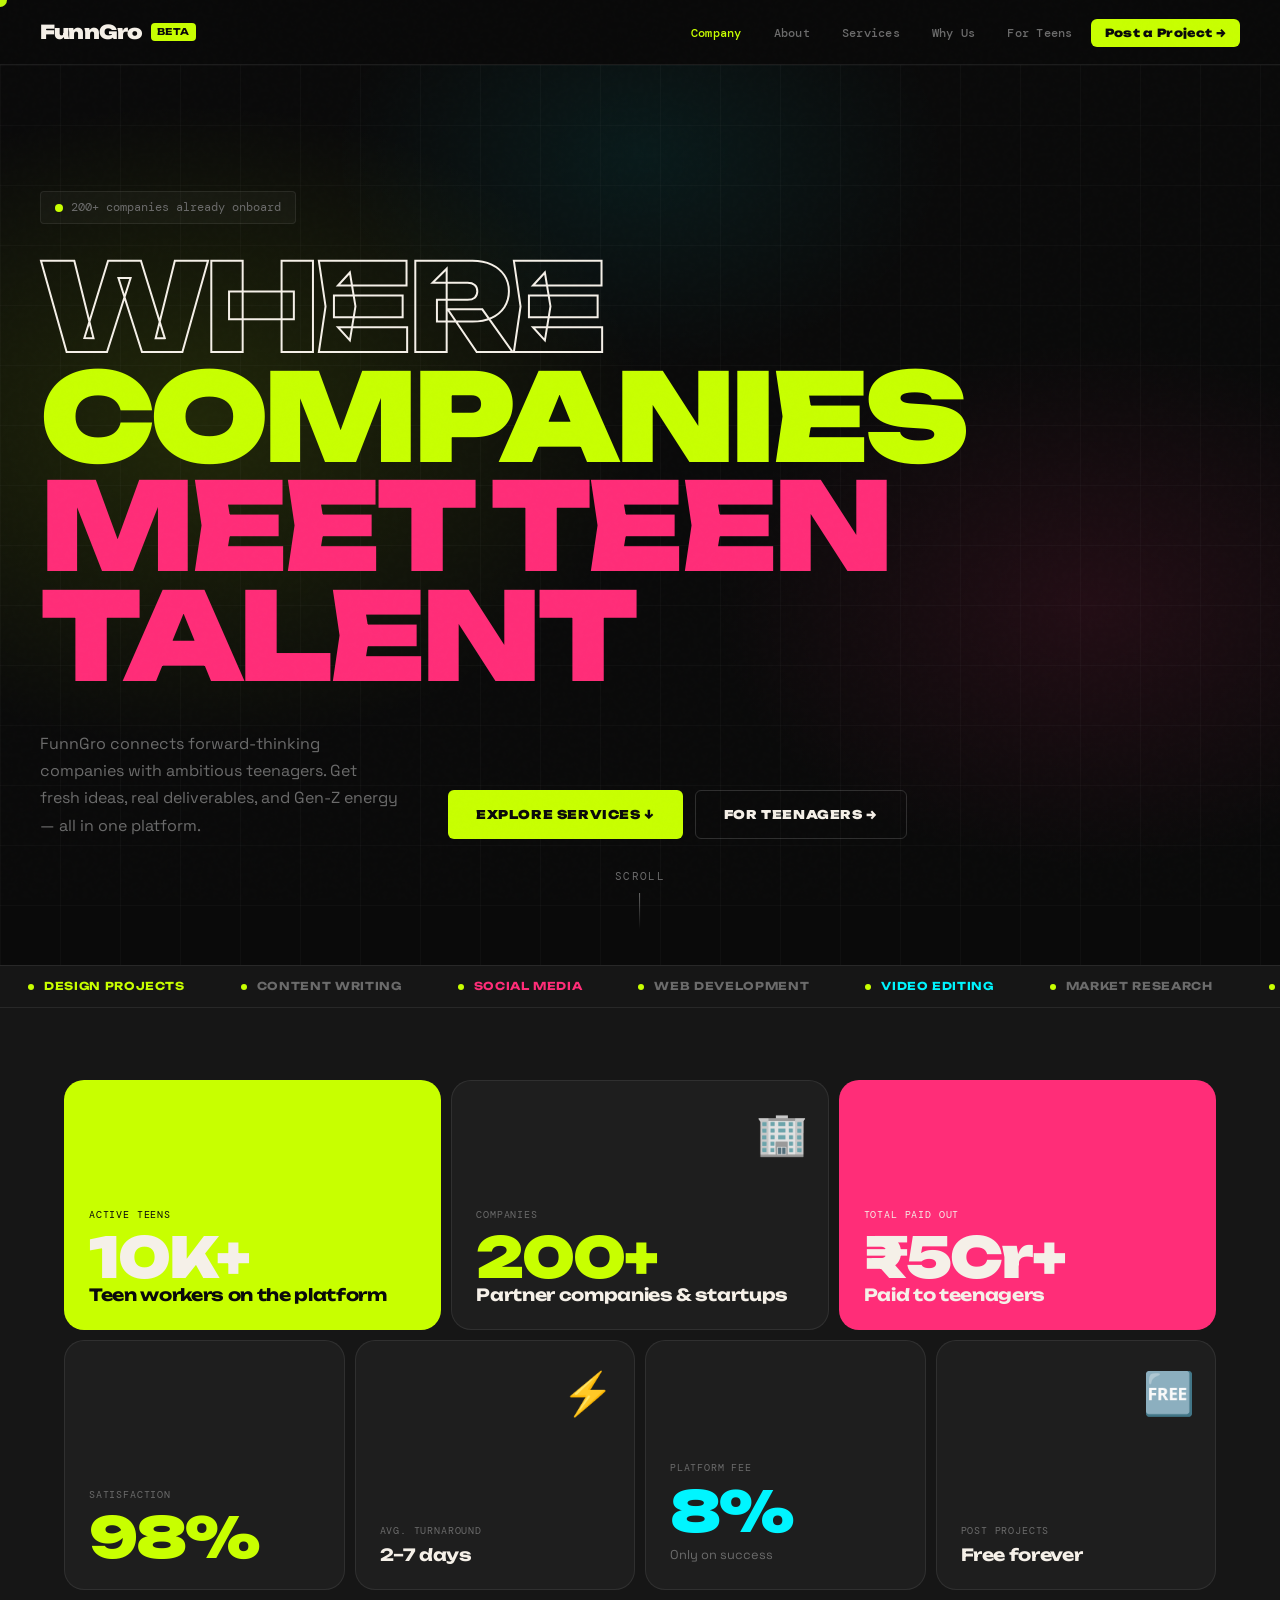
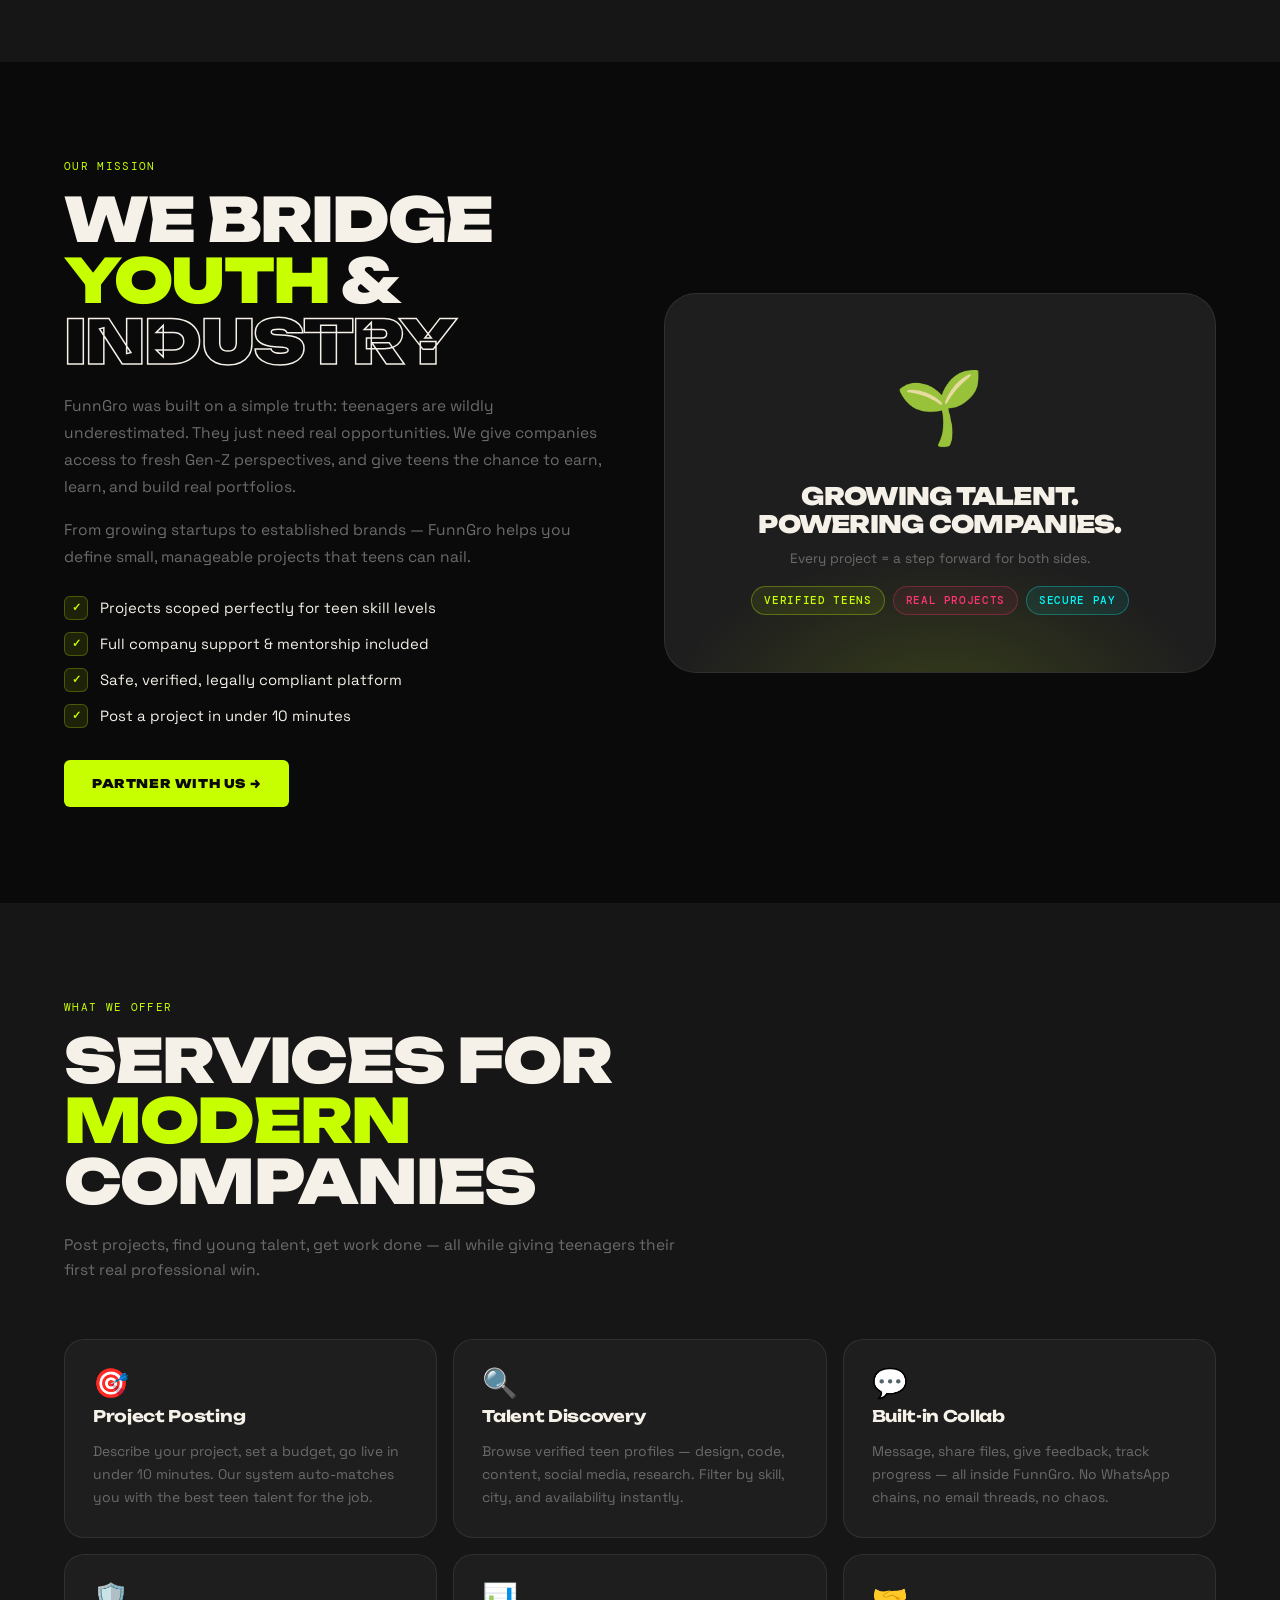
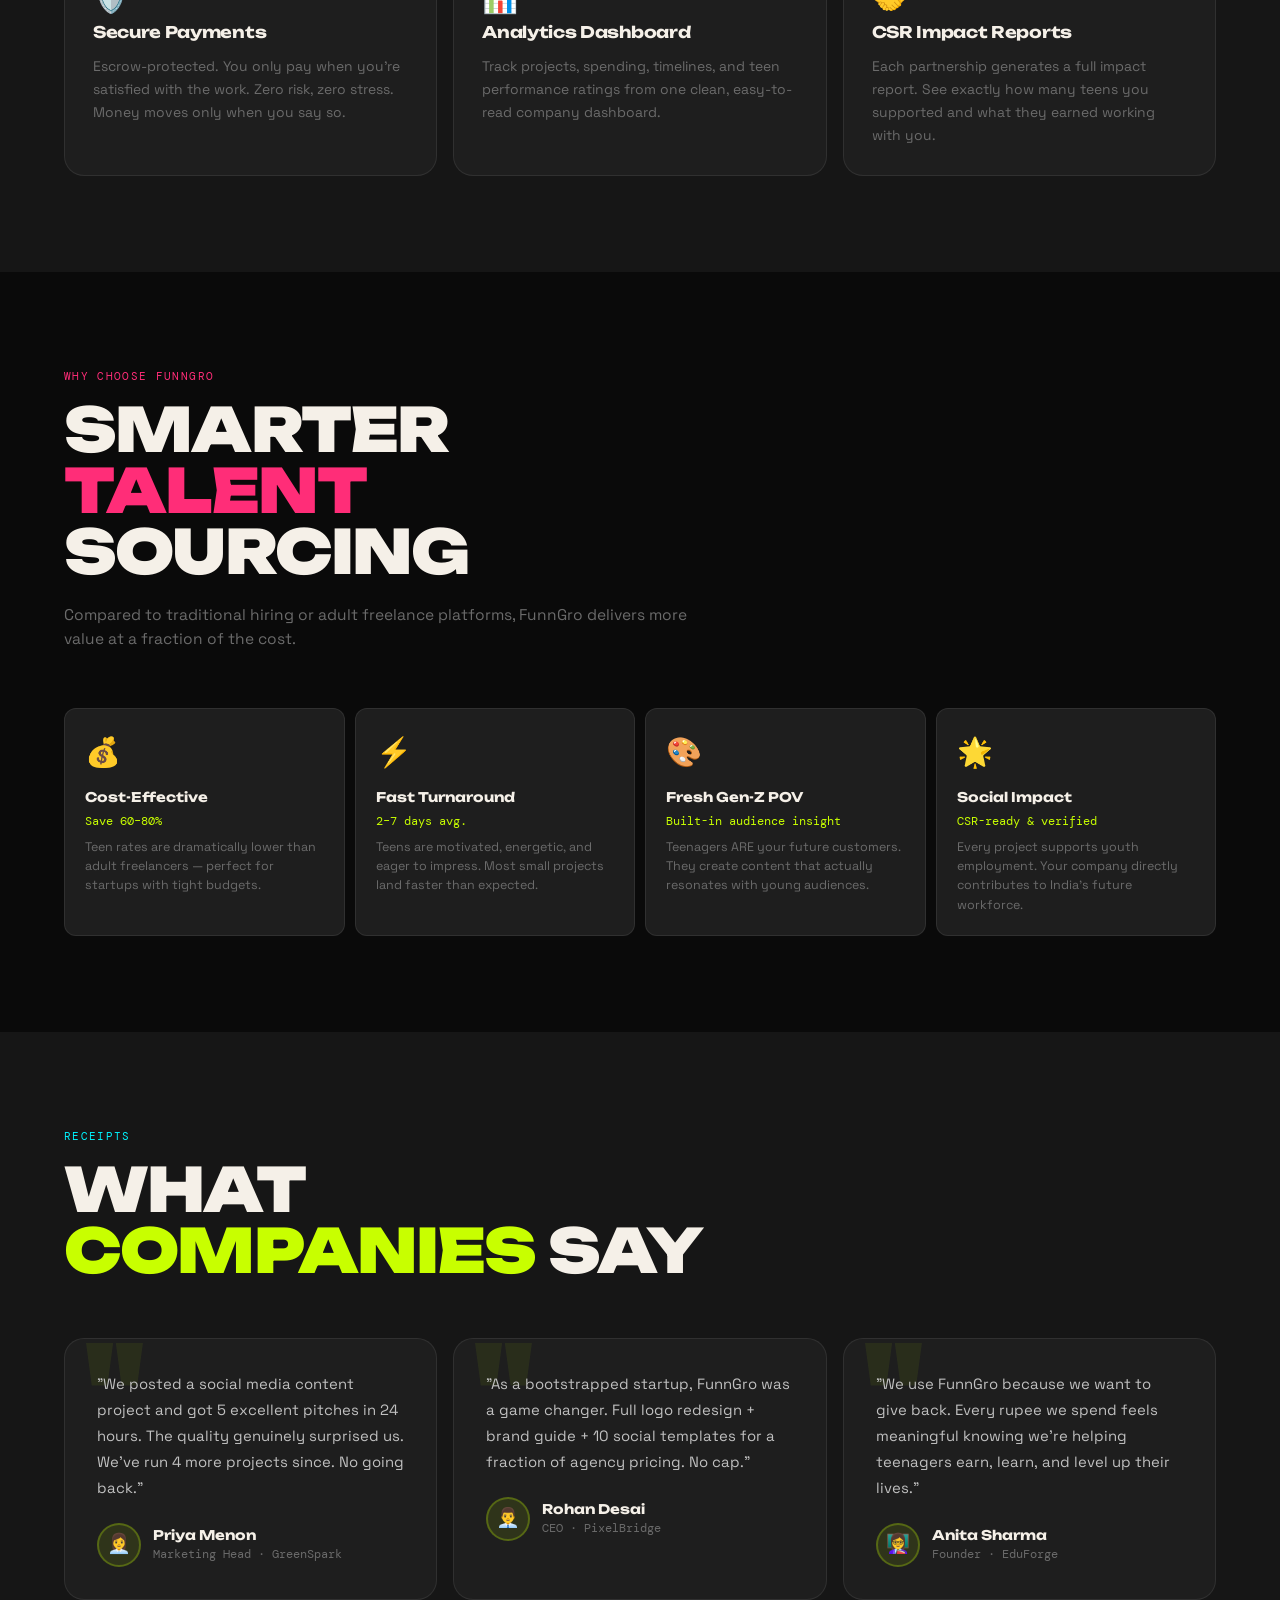
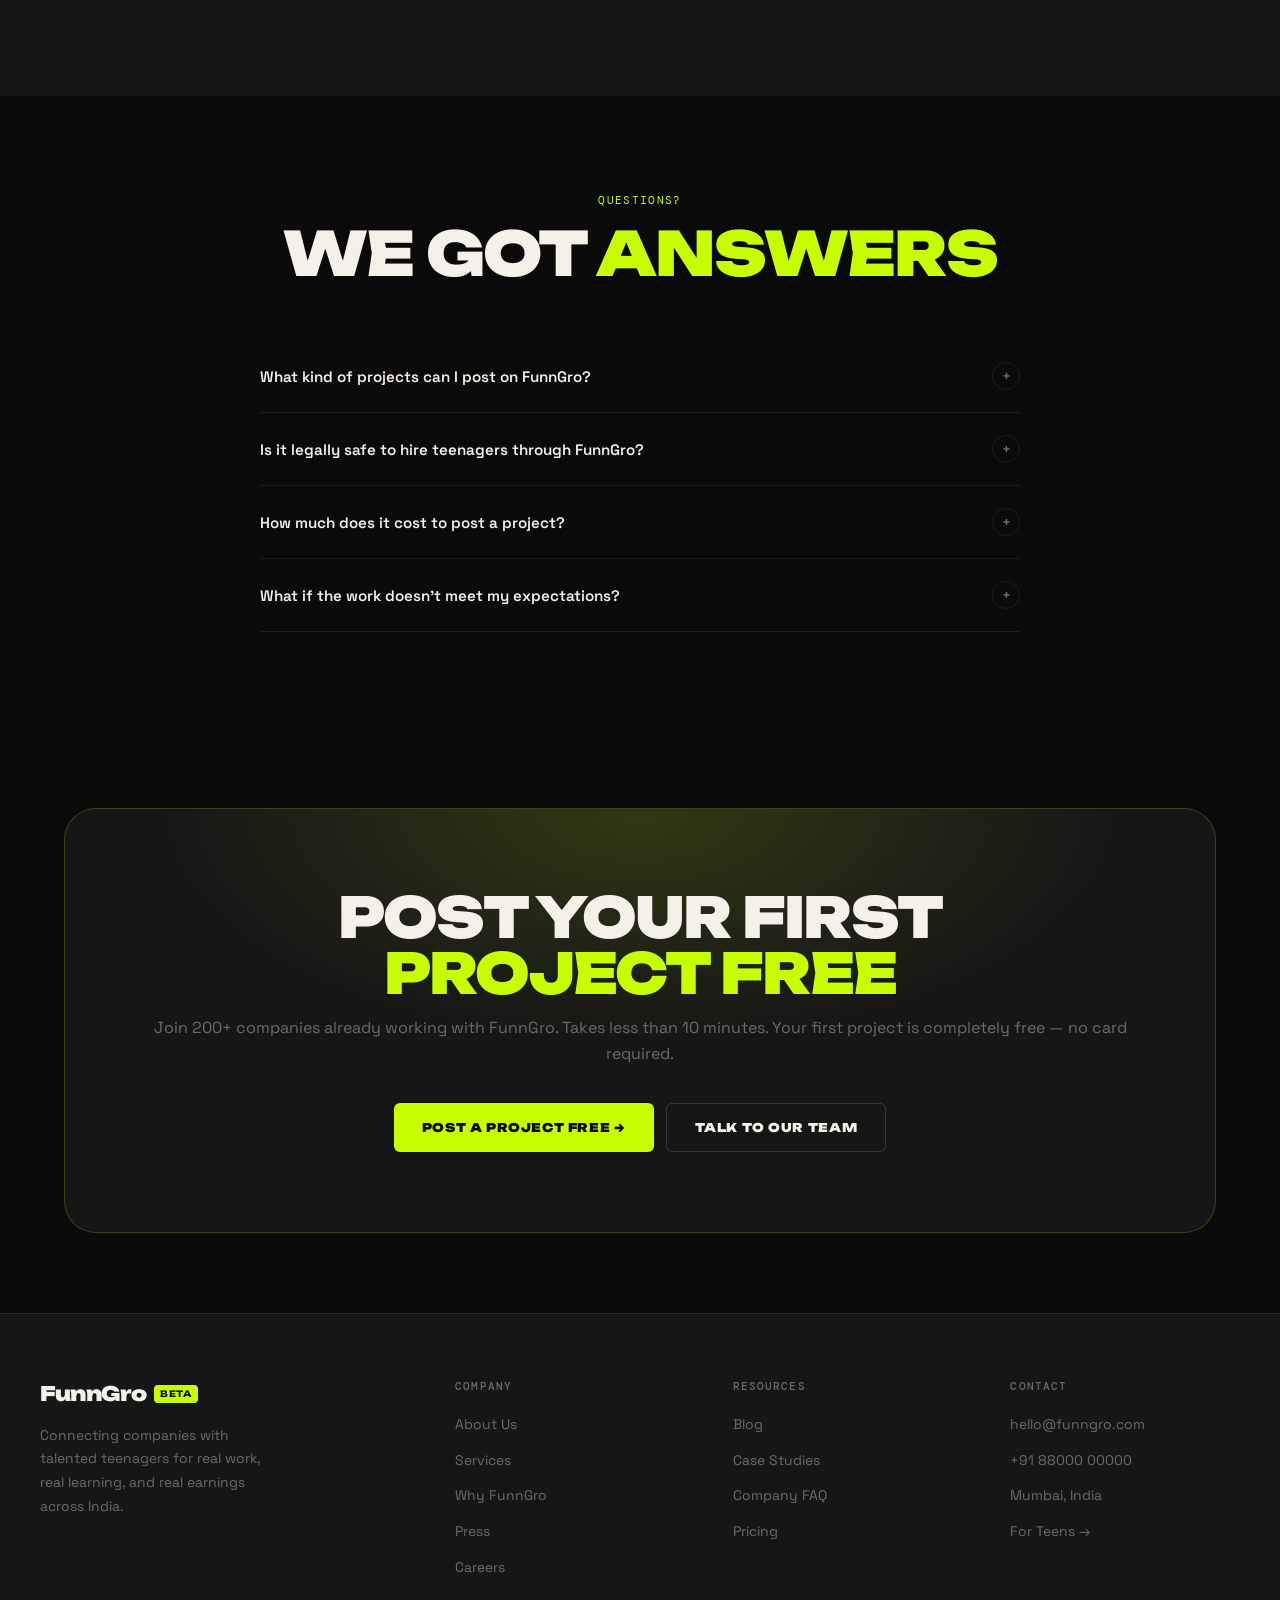
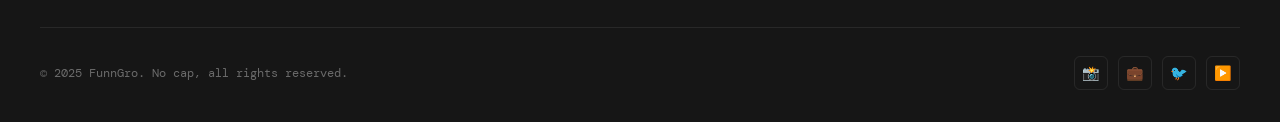
<file: index.html>
<!DOCTYPE html>
<html lang="en">
<head>
  <meta charset="UTF-8"/>
  <meta name="viewport" content="width=device-width, initial-scale=1.0"/>
  <title>FunnGro — Where Companies Meet Teen Talent 🔥</title>
  <meta name="description" content="FunnGro connects companies with talented teenagers for real project work. Post projects, get fresh Gen-Z talent, and build the future workforce. Trusted by 200+ companies across India."/>
  <meta name="keywords" content="FunnGro, teen jobs, earn as a student, FunnGro opportunities, company projects for teens, youth employment platform, Gen Z talent, student freelance India"/>
  <meta name="author" content="FunnGro"/>
  <meta name="robots" content="index, follow"/>
  <link rel="canonical" href="https://funngro.com/"/>
  <meta property="og:type" content="website"/>
  <meta property="og:url" content="https://funngro.com/"/>
  <meta property="og:title" content="FunnGro — Where Companies Meet Teen Talent"/>
  <meta property="og:description" content="Post real projects. Get real teen talent. Build the next generation. 200+ companies trust FunnGro."/>
  <meta property="og:image" content="https://funngro.com/og-company.jpg"/>
  <meta name="twitter:card" content="summary_large_image"/>
  <meta name="twitter:title" content="FunnGro — Teen Work Platform"/>
  <meta name="twitter:description" content="Connecting companies with teenage talent for real work, real earnings, real impact."/>
  <link rel="stylesheet" href="style.css"/>
  <script type="application/ld+json">{"@context":"https://schema.org","@type":"Organization","name":"FunnGro","url":"https://funngro.com","description":"Platform connecting companies with talented teenagers for real project work.","foundingDate":"2023","contactPoint":{"@type":"ContactPoint","contactType":"Customer Support","email":"hello@funngro.com"}}</script>
</head>
<body>

  <!-- Custom cursor -->
  <div class="cursor" id="cursor" aria-hidden="true"></div>

  <!-- ══════════ NAVBAR ══════════ -->
  <nav class="navbar" aria-label="Main navigation">
    <div class="navbar__inner">
      <a href="index.html" class="navbar__logo" aria-label="FunnGro home">
        FunnGro
        <span class="navbar__logo-badge">Beta</span>
      </a>
      <ul class="navbar__links" id="nav-links" role="menubar">
        <li role="none"><a href="index.html" class="active" role="menuitem">Company</a></li>
        <li role="none"><a href="#about" role="menuitem">About</a></li>
        <li role="none"><a href="#services" role="menuitem">Services</a></li>
        <li role="none"><a href="#why" role="menuitem">Why Us</a></li>
        <li role="none"><a href="teen.html" role="menuitem">For Teens</a></li>
        <li role="none"><a href="#contact" class="navbar__cta" role="menuitem">Post a Project →</a></li>
      </ul>
      <button class="nav-toggle" id="nav-toggle" aria-label="Toggle menu" aria-expanded="false">
        <span></span><span></span><span></span>
      </button>
    </div>
  </nav>

  <main>

    <!-- ══════════ HERO ══════════ -->
    <section class="hero" aria-labelledby="hero-h1">
      <div class="hero__glow" aria-hidden="true"></div>
      <div class="hero__grid-bg" aria-hidden="true"></div>
      <div class="hero__content">
        <div class="hero__eyebrow" aria-label="Status indicator">
          <span class="blink" aria-hidden="true"></span>
          200+ companies already onboard
        </div>
        <h1 id="hero-h1">
          <span class="line-stroke">Where</span>
          <span class="line-lime">Companies</span>
          <span class="line-pink">Meet Teen Talent</span>
        </h1>
        <div class="hero__bottom">
          <p class="hero__desc">
            FunnGro connects forward-thinking companies with ambitious teenagers. Get fresh ideas, real deliverables, and Gen-Z energy — all in one platform.
          </p>
          <div class="hero__actions">
            <a href="#services" class="btn btn-lime">Explore Services ↓</a>
            <a href="teen.html" class="btn btn-ghost">For Teenagers →</a>
          </div>
        </div>
      </div>
      <div class="scroll-hint" aria-hidden="true">scroll</div>
    </section>

    <!-- ══════════ MARQUEE ══════════ -->
    <div class="marquee-wrap" aria-hidden="true" role="presentation">
      <div class="marquee-track">
        <span class="marquee-item hot"><span class="mdot"></span>Design Projects</span>
        <span class="marquee-item"><span class="mdot"></span>Content Writing</span>
        <span class="marquee-item pink"><span class="mdot"></span>Social Media</span>
        <span class="marquee-item"><span class="mdot"></span>Web Development</span>
        <span class="marquee-item cyan"><span class="mdot"></span>Video Editing</span>
        <span class="marquee-item"><span class="mdot"></span>Market Research</span>
        <span class="marquee-item hot"><span class="mdot"></span>App Testing</span>
        <span class="marquee-item"><span class="mdot"></span>Translation</span>
        <span class="marquee-item pink"><span class="mdot"></span>Illustration</span>
        <span class="marquee-item"><span class="mdot"></span>Data Entry</span>
        <!-- duplicate for seamless loop -->
        <span class="marquee-item hot"><span class="mdot"></span>Design Projects</span>
        <span class="marquee-item"><span class="mdot"></span>Content Writing</span>
        <span class="marquee-item pink"><span class="mdot"></span>Social Media</span>
        <span class="marquee-item"><span class="mdot"></span>Web Development</span>
        <span class="marquee-item cyan"><span class="mdot"></span>Video Editing</span>
        <span class="marquee-item"><span class="mdot"></span>Market Research</span>
        <span class="marquee-item hot"><span class="mdot"></span>App Testing</span>
        <span class="marquee-item"><span class="mdot"></span>Translation</span>
        <span class="marquee-item pink"><span class="mdot"></span>Illustration</span>
        <span class="marquee-item"><span class="mdot"></span>Data Entry</span>
      </div>
    </div>

    <!-- ══════════ BENTO STATS ══════════ -->
    <section class="section-dark" aria-labelledby="stats-label" style="padding:72px 24px;">
      <div class="container">
        <span id="stats-label" class="sr-only">FunnGro platform statistics</span>
        <div class="bento reveal" role="list" aria-label="Key statistics">
          <div class="bento-cell c4 lime-cell" role="listitem">
            <div class="bento-cell__tag">Active teens</div>
            <div class="big-num white">10K+</div>
            <h3>Teen workers on the platform</h3>
          </div>
          <div class="bento-cell c4" role="listitem">
            <span class="cell-emoji" aria-hidden="true">🏢</span>
            <div class="bento-cell__tag">Companies</div>
            <div class="big-num">200+</div>
            <h3>Partner companies &amp; startups</h3>
          </div>
          <div class="bento-cell c4 pink-cell" role="listitem">
            <div class="bento-cell__tag">Total paid out</div>
            <div class="big-num white">₹5Cr+</div>
            <h3>Paid to teenagers</h3>
          </div>
          <div class="bento-cell c3" role="listitem">
            <div class="bento-cell__tag">Satisfaction</div>
            <div class="big-num">98%</div>
          </div>
          <div class="bento-cell c3" role="listitem">
            <span class="cell-emoji" aria-hidden="true">⚡</span>
            <div class="bento-cell__tag">Avg. turnaround</div>
            <h3>2–7 days</h3>
          </div>
          <div class="bento-cell c3" role="listitem">
            <div class="bento-cell__tag">Platform fee</div>
            <div class="big-num cyan">8%</div>
            <p>Only on success</p>
          </div>
          <div class="bento-cell c3" role="listitem">
            <span class="cell-emoji" aria-hidden="true">🆓</span>
            <div class="bento-cell__tag">Post projects</div>
            <h3>Free forever</h3>
          </div>
        </div>
      </div>
    </section>

    <!-- ══════════ ABOUT ══════════ -->
    <section id="about" aria-labelledby="about-h2">
      <div class="container">
        <div class="split">
          <div class="reveal">
            <span class="section-label">Our Mission</span>
            <h2 id="about-h2" class="display">We Bridge <span class="accent">Youth</span> &amp; <span class="stroke">Industry</span></h2>
            <p style="color:var(--muted);margin-bottom:16px;font-size:0.97rem;line-height:1.75;">
              FunnGro was built on a simple truth: teenagers are wildly underestimated. They just need real opportunities. We give companies access to fresh Gen-Z perspectives, and give teens the chance to earn, learn, and build real portfolios.
            </p>
            <p style="color:var(--muted);margin-bottom:8px;font-size:0.97rem;line-height:1.75;">
              From growing startups to established brands — FunnGro helps you define small, manageable projects that teens can nail.
            </p>
            <ul class="checklist" aria-label="FunnGro key benefits">
              <li>Projects scoped perfectly for teen skill levels</li>
              <li>Full company support &amp; mentorship included</li>
              <li>Safe, verified, legally compliant platform</li>
              <li>Post a project in under 10 minutes</li>
            </ul>
            <a href="#contact" class="btn btn-lime">Partner With Us →</a>
          </div>
          <div class="split-box reveal d2" aria-hidden="true">
            <div class="split-box__glow"></div>
            <div class="split-box__icon">🌱</div>
            <div class="split-box__title">Growing talent.<br/>Powering companies.</div>
            <div class="split-box__sub">Every project = a step forward for both sides.</div>
            <div class="split-pills">
              <span class="pill pill-lime">Verified Teens</span>
              <span class="pill pill-pink">Real Projects</span>
              <span class="pill pill-cyan">Secure Pay</span>
            </div>
          </div>
        </div>
      </div>
    </section>

    <!-- ══════════ SERVICES ══════════ -->
    <section id="services" class="section-dark" aria-labelledby="services-h2">
      <div class="container">
        <div class="reveal" style="max-width:640px;margin-bottom:56px;">
          <span class="section-label">What We Offer</span>
          <h2 id="services-h2" class="display">Services for <span class="accent">Modern</span> Companies</h2>
          <p style="color:var(--muted);font-size:0.97rem;">Post projects, find young talent, get work done — all while giving teenagers their first real professional win.</p>
        </div>
        <div class="grid-3 reveal" role="list" aria-label="FunnGro services">
          <article class="card" role="listitem">
            <div class="card__num" style="font-size:1.8rem;" aria-hidden="true">🎯</div>
            <h3>Project Posting</h3>
            <p>Describe your project, set a budget, go live in under 10 minutes. Our system auto-matches you with the best teen talent for the job.</p>
          </article>
          <article class="card" role="listitem">
            <div class="card__num" style="font-size:1.8rem;" aria-hidden="true">🔍</div>
            <h3>Talent Discovery</h3>
            <p>Browse verified teen profiles — design, code, content, social media, research. Filter by skill, city, and availability instantly.</p>
          </article>
          <article class="card" role="listitem">
            <div class="card__num" style="font-size:1.8rem;" aria-hidden="true">💬</div>
            <h3>Built-in Collab</h3>
            <p>Message, share files, give feedback, track progress — all inside FunnGro. No WhatsApp chains, no email threads, no chaos.</p>
          </article>
          <article class="card" role="listitem">
            <div class="card__num" style="font-size:1.8rem;" aria-hidden="true">🛡️</div>
            <h3>Secure Payments</h3>
            <p>Escrow-protected. You only pay when you're satisfied with the work. Zero risk, zero stress. Money moves only when you say so.</p>
          </article>
          <article class="card" role="listitem">
            <div class="card__num" style="font-size:1.8rem;" aria-hidden="true">📊</div>
            <h3>Analytics Dashboard</h3>
            <p>Track projects, spending, timelines, and teen performance ratings from one clean, easy-to-read company dashboard.</p>
          </article>
          <article class="card" role="listitem">
            <div class="card__num" style="font-size:1.8rem;" aria-hidden="true">🤝</div>
            <h3>CSR Impact Reports</h3>
            <p>Each partnership generates a full impact report. See exactly how many teens you supported and what they earned working with you.</p>
          </article>
        </div>
      </div>
    </section>

    <!-- ══════════ WHY FUNNGRO ══════════ -->
    <section id="why" aria-labelledby="why-h2">
      <div class="container">
        <div class="reveal" style="max-width:640px;margin-bottom:56px;">
          <span class="section-label pink">Why Choose FunnGro</span>
          <h2 id="why-h2" class="display">Smarter <span class="pink-accent">Talent</span> Sourcing</h2>
          <p style="color:var(--muted);font-size:0.97rem;">Compared to traditional hiring or adult freelance platforms, FunnGro delivers more value at a fraction of the cost.</p>
        </div>
        <div class="earn-grid reveal" role="list" aria-label="Reasons to choose FunnGro">
          <article class="earn-item" role="listitem">
            <div class="earn-item__emoji" aria-hidden="true">💰</div>
            <div class="earn-item__label">Cost-Effective</div>
            <div class="earn-item__range">Save 60–80%</div>
            <div class="earn-item__desc">Teen rates are dramatically lower than adult freelancers — perfect for startups with tight budgets.</div>
          </article>
          <article class="earn-item" role="listitem">
            <div class="earn-item__emoji" aria-hidden="true">⚡</div>
            <div class="earn-item__label">Fast Turnaround</div>
            <div class="earn-item__range">2–7 days avg.</div>
            <div class="earn-item__desc">Teens are motivated, energetic, and eager to impress. Most small projects land faster than expected.</div>
          </article>
          <article class="earn-item" role="listitem">
            <div class="earn-item__emoji" aria-hidden="true">🎨</div>
            <div class="earn-item__label">Fresh Gen-Z POV</div>
            <div class="earn-item__range">Built-in audience insight</div>
            <div class="earn-item__desc">Teenagers ARE your future customers. They create content that actually resonates with young audiences.</div>
          </article>
          <article class="earn-item" role="listitem">
            <div class="earn-item__emoji" aria-hidden="true">🌟</div>
            <div class="earn-item__label">Social Impact</div>
            <div class="earn-item__range">CSR-ready &amp; verified</div>
            <div class="earn-item__desc">Every project supports youth employment. Your company directly contributes to India's future workforce.</div>
          </article>
        </div>
      </div>
    </section>

    <!-- ══════════ TESTIMONIALS ══════════ -->
    <section class="section-dark" aria-labelledby="testi-h2">
      <div class="container">
        <div class="reveal" style="max-width:640px;margin-bottom:56px;">
          <span class="section-label cyan">Receipts</span>
          <h2 id="testi-h2" class="display">What <span class="accent">Companies</span> Say</h2>
        </div>
        <div class="grid-3 reveal" role="list" aria-label="Company testimonials">
          <article class="testi" role="listitem">
            <blockquote class="testi__text">
              "We posted a social media content project and got 5 excellent pitches in 24 hours. The quality genuinely surprised us. We've run 4 more projects since. No going back."
            </blockquote>
            <footer class="testi__author">
              <div class="testi__avi" aria-hidden="true">👩‍💼</div>
              <div>
                <div class="testi__name">Priya Menon</div>
                <div class="testi__role">Marketing Head · GreenSpark</div>
              </div>
            </footer>
          </article>
          <article class="testi" role="listitem">
            <blockquote class="testi__text">
              "As a bootstrapped startup, FunnGro was a game changer. Full logo redesign + brand guide + 10 social templates for a fraction of agency pricing. No cap."
            </blockquote>
            <footer class="testi__author">
              <div class="testi__avi" aria-hidden="true">👨‍💼</div>
              <div>
                <div class="testi__name">Rohan Desai</div>
                <div class="testi__role">CEO · PixelBridge</div>
              </div>
            </footer>
          </article>
          <article class="testi" role="listitem">
            <blockquote class="testi__text">
              "We use FunnGro because we want to give back. Every rupee we spend feels meaningful knowing we're helping teenagers earn, learn, and level up their lives."
            </blockquote>
            <footer class="testi__author">
              <div class="testi__avi" aria-hidden="true">👩‍🏫</div>
              <div>
                <div class="testi__name">Anita Sharma</div>
                <div class="testi__role">Founder · EduForge</div>
              </div>
            </footer>
          </article>
        </div>
      </div>
    </section>

    <!-- ══════════ FAQ ══════════ -->
    <section aria-labelledby="faq-h2">
      <div class="container">
        <div class="reveal" style="text-align:center;margin-bottom:56px;">
          <span class="section-label" style="display:block;">Questions?</span>
          <h2 id="faq-h2" class="display">We Got <span class="accent">Answers</span></h2>
        </div>
        <div class="faq reveal" role="list" aria-label="Frequently asked questions">
          <div class="faq-item" role="listitem">
            <button class="faq-q" aria-expanded="false" aria-controls="faq1">
              What kind of projects can I post on FunnGro?
              <span class="faq-icon" aria-hidden="true">+</span>
            </button>
            <div class="faq-a" id="faq1" role="region">
              Design (logos, graphics, UI mockups), content (blog posts, copy, translations), tech (HTML pages, app testing, data entry), marketing (research, ad creatives, competitor analysis), and more. Projects should be clearly scoped and realistically completable by a motivated teenager.
            </div>
          </div>
          <div class="faq-item" role="listitem">
            <button class="faq-q" aria-expanded="false" aria-controls="faq2">
              Is it legally safe to hire teenagers through FunnGro?
              <span class="faq-icon" aria-hidden="true">+</span>
            </button>
            <div class="faq-a" id="faq2" role="region">
              100%. FunnGro operates in full compliance with Indian child labour laws. All teen profiles are verified with parental consent. Our platform is project-based only — not employment contracts — keeping everything clean, safe, and above board.
            </div>
          </div>
          <div class="faq-item" role="listitem">
            <button class="faq-q" aria-expanded="false" aria-controls="faq3">
              How much does it cost to post a project?
              <span class="faq-icon" aria-hidden="true">+</span>
            </button>
            <div class="faq-a" id="faq3" role="region">
              Completely free to post. We charge a flat 8% platform fee only when a project is successfully completed and you approve the payment. No upfront costs, no subscriptions, no hidden fees. Pay only when you get results.
            </div>
          </div>
          <div class="faq-item" role="listitem">
            <button class="faq-q" aria-expanded="false" aria-controls="faq4">
              What if the work doesn't meet my expectations?
              <span class="faq-icon" aria-hidden="true">+</span>
            </button>
            <div class="faq-a" id="faq4" role="region">
              Our escrow system means you only release funds when happy. Request revisions freely. If an issue can't be resolved, our support team mediates and offers a full refund if needed. Your money is safe until you say go.
            </div>
          </div>
        </div>
      </div>
    </section>

    <!-- ══════════ CTA ══════════ -->
    <section id="contact" style="padding:80px 24px;">
      <div class="container">
        <div class="cta-banner reveal">
          <h2>Post Your First<br/><span class="accent">Project Free</span></h2>
          <p>Join 200+ companies already working with FunnGro. Takes less than 10 minutes. Your first project is completely free — no card required.</p>
          <div class="btn-row">
            <a href="#" class="btn btn-lime">Post a Project Free →</a>
            <a href="mailto:hello@funngro.com" class="btn btn-ghost">Talk to Our Team</a>
          </div>
        </div>
      </div>
    </section>

  </main>

  <!-- ══════════ FOOTER ══════════ -->
  <footer class="footer" role="contentinfo">
    <div class="footer__inner">
      <div class="footer__top">
        <div>
          <div class="footer__logo">
            FunnGro
            <span class="navbar__logo-badge" style="font-size:0.55rem;">Beta</span>
          </div>
          <p class="footer__tagline">Connecting companies with talented teenagers for real work, real learning, and real earnings across India.</p>
        </div>
        <nav class="footer__col" aria-label="Company links">
          <h4>Company</h4>
          <ul>
            <li><a href="#about">About Us</a></li>
            <li><a href="#services">Services</a></li>
            <li><a href="#why">Why FunnGro</a></li>
            <li><a href="#">Press</a></li>
            <li><a href="#">Careers</a></li>
          </ul>
        </nav>
        <nav class="footer__col" aria-label="Resource links">
          <h4>Resources</h4>
          <ul>
            <li><a href="#">Blog</a></li>
            <li><a href="#">Case Studies</a></li>
            <li><a href="#">Company FAQ</a></li>
            <li><a href="#">Pricing</a></li>
          </ul>
        </nav>
        <div class="footer__col">
          <h4>Contact</h4>
          <ul>
            <li><a href="mailto:hello@funngro.com">hello@funngro.com</a></li>
            <li><a href="tel:+918800000000">+91 88000 00000</a></li>
            <li><a href="#">Mumbai, India</a></li>
            <li><a href="teen.html">For Teens →</a></li>
          </ul>
        </div>
      </div>
      <div class="footer__bottom">
        <p>© 2025 FunnGro. No cap, all rights reserved.</p>
        <div class="footer__socials" aria-label="Social media links">
          <a href="#" aria-label="Instagram">📸</a>
          <a href="#" aria-label="LinkedIn">💼</a>
          <a href="#" aria-label="Twitter">🐦</a>
          <a href="#" aria-label="YouTube">▶️</a>
        </div>
      </div>
    </div>
  </footer>

  <script>
    // cursor
    const cur = document.getElementById('cursor');
    document.addEventListener('mousemove', e => {
      cur.style.left = e.clientX + 'px';
      cur.style.top  = e.clientY + 'px';
    });
    document.querySelectorAll('a,button,.earn-item,.card,.testi,.bento-cell').forEach(el => {
      el.addEventListener('mouseenter', () => cur.classList.add('grow'));
      el.addEventListener('mouseleave', () => cur.classList.remove('grow'));
    });

    // mobile nav
    const toggle = document.getElementById('nav-toggle');
    const links  = document.getElementById('nav-links');
    toggle.addEventListener('click', () => {
      const open = links.classList.toggle('open');
      toggle.setAttribute('aria-expanded', open);
    });

    // faq
    document.querySelectorAll('.faq-q').forEach(btn => {
      btn.addEventListener('click', () => {
        const item = btn.closest('.faq-item');
        const was = item.classList.contains('open');
        document.querySelectorAll('.faq-item').forEach(i => { i.classList.remove('open'); i.querySelector('.faq-q').setAttribute('aria-expanded','false'); });
        if (!was) { item.classList.add('open'); btn.setAttribute('aria-expanded','true'); }
      });
    });

    // scroll reveal
    const obs = new IntersectionObserver(entries => {
      entries.forEach(e => { if (e.isIntersecting) { e.target.classList.add('visible'); obs.unobserve(e.target); } });
    }, { threshold: 0.1 });
    document.querySelectorAll('.reveal').forEach(el => obs.observe(el));
  </script>
</body>
</html>
</file>
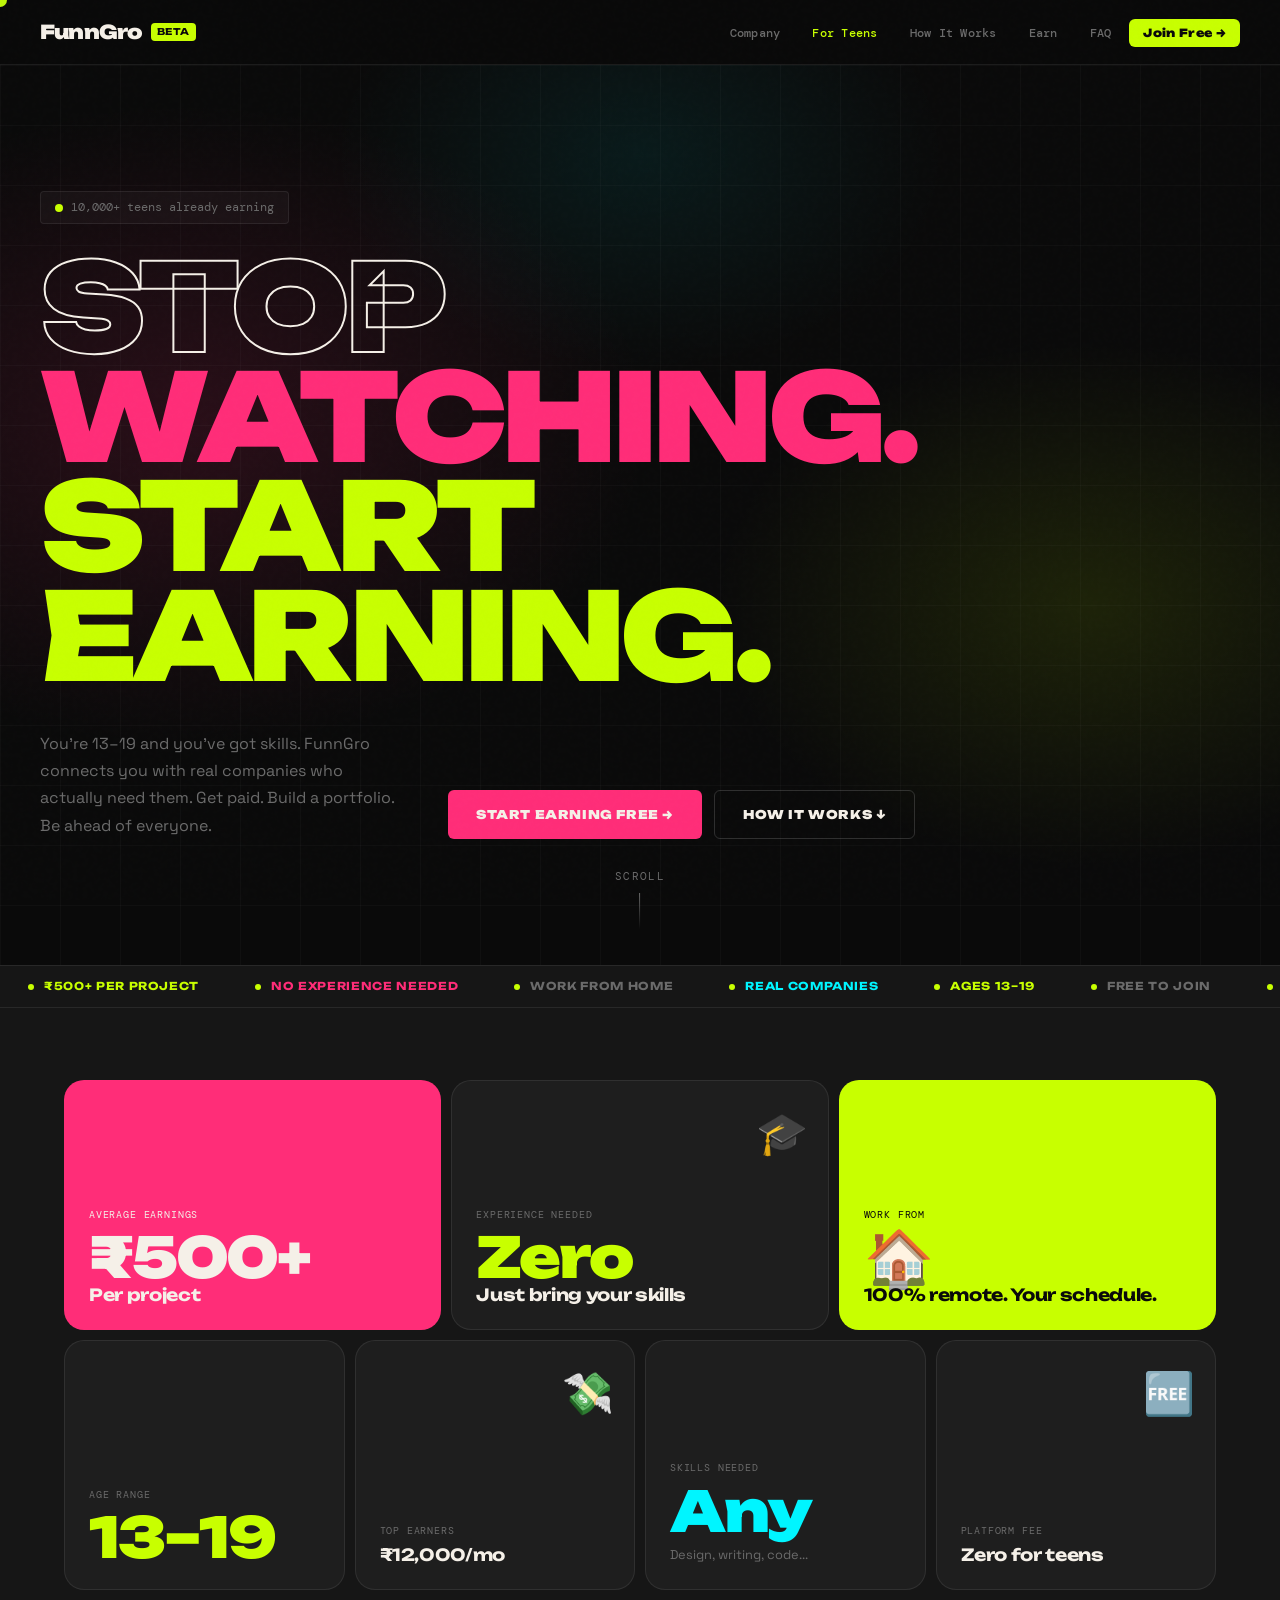
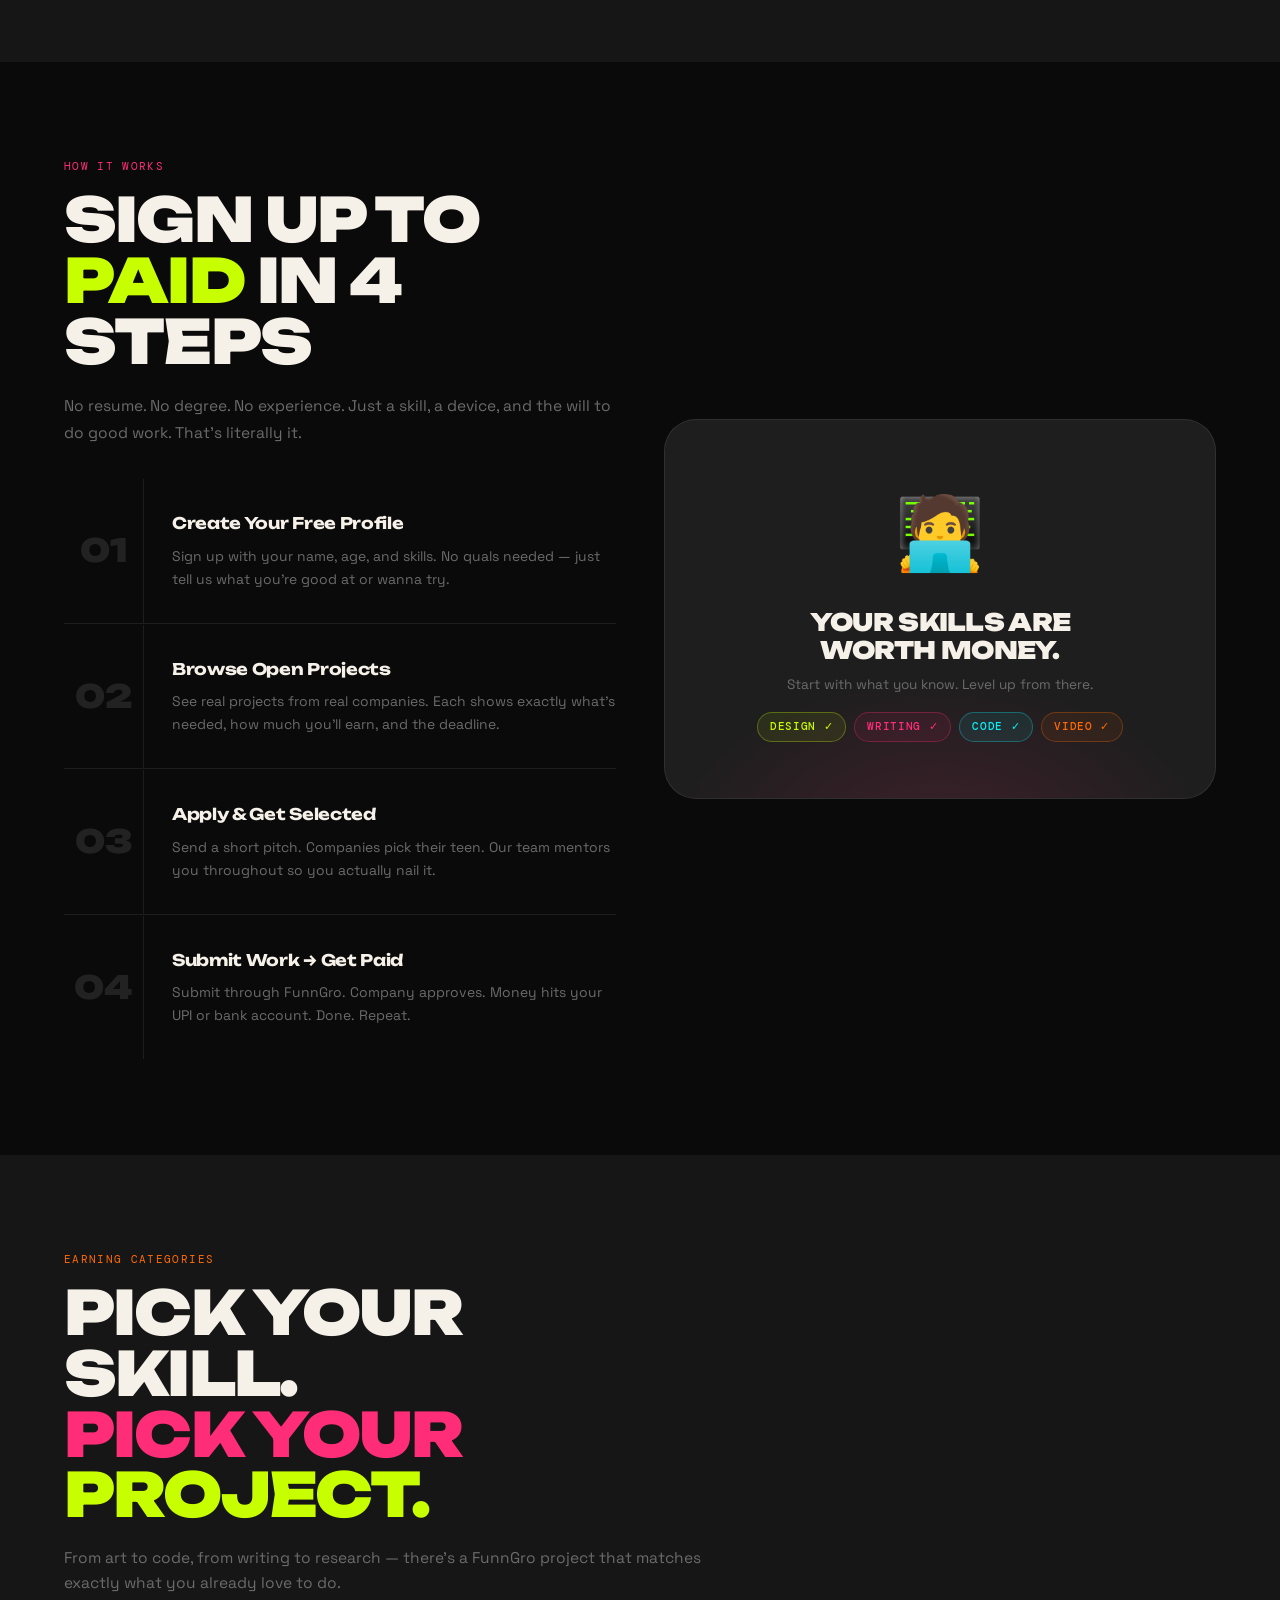
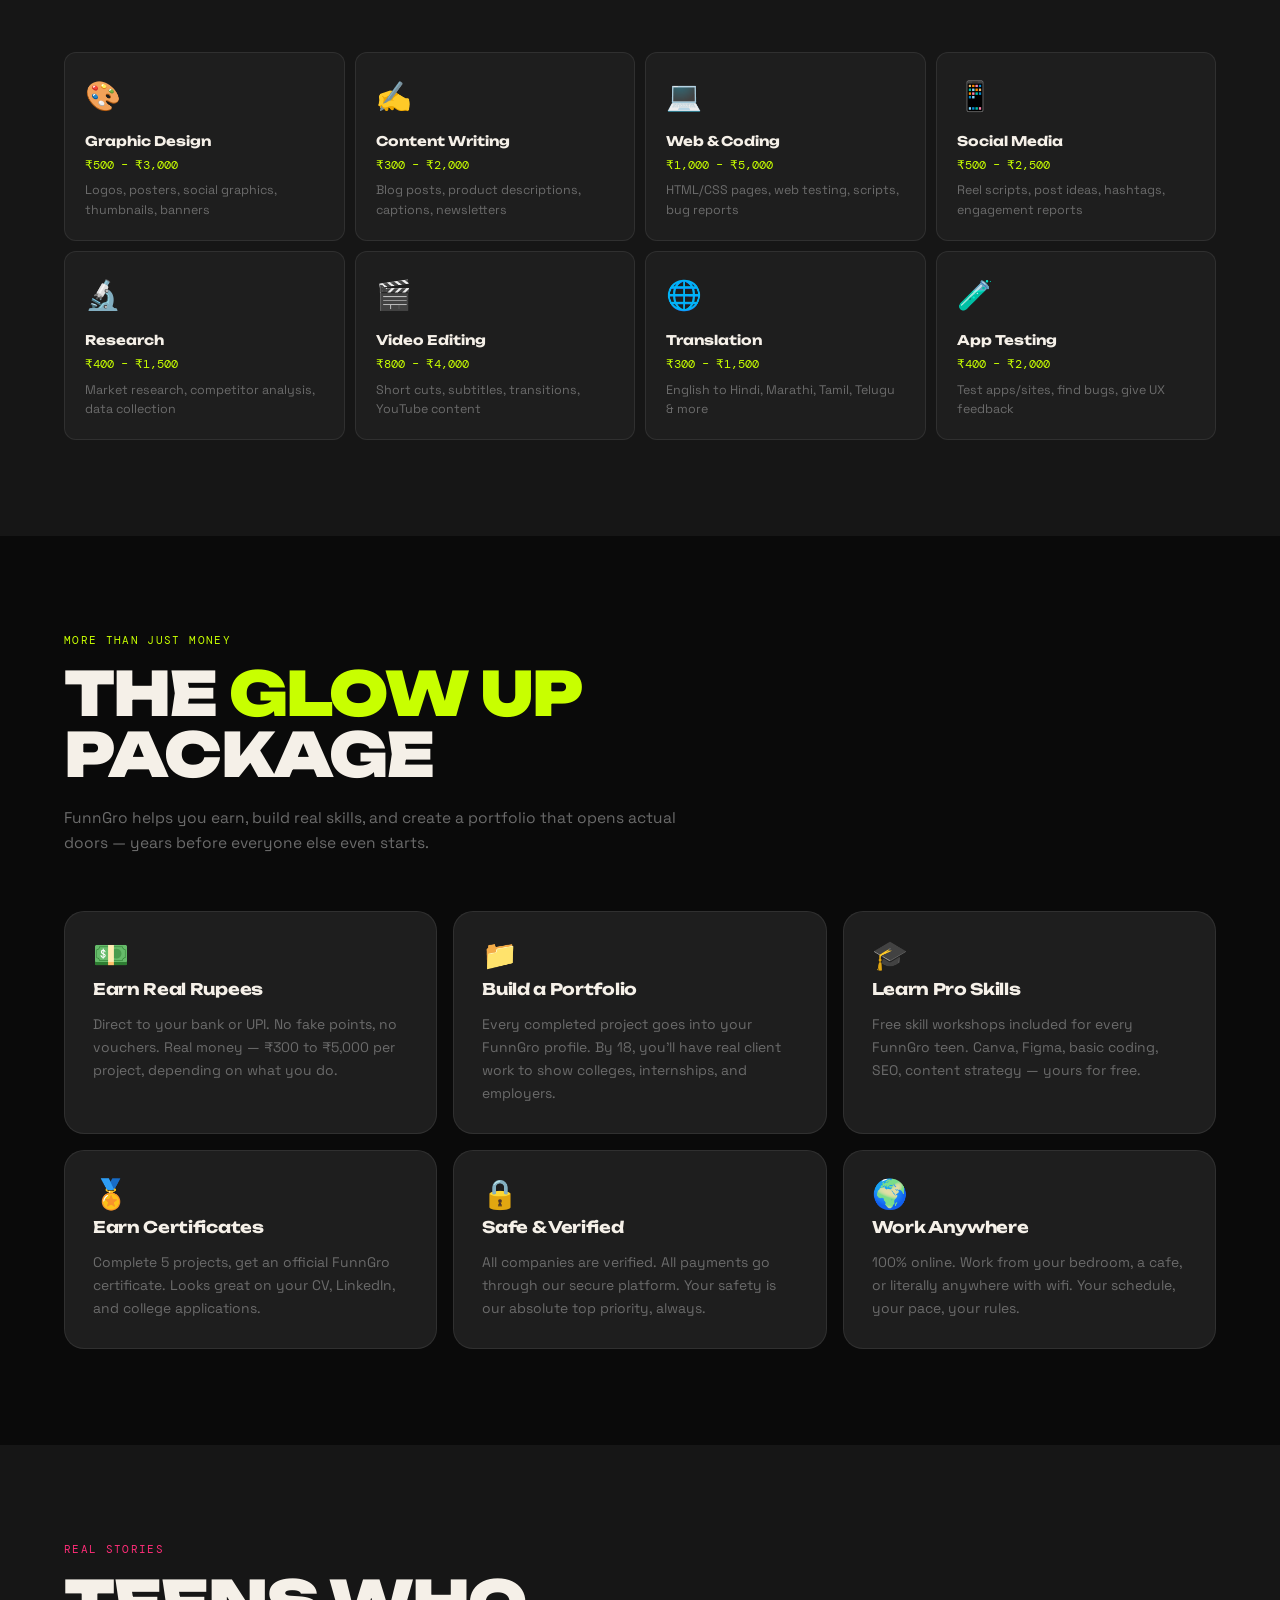
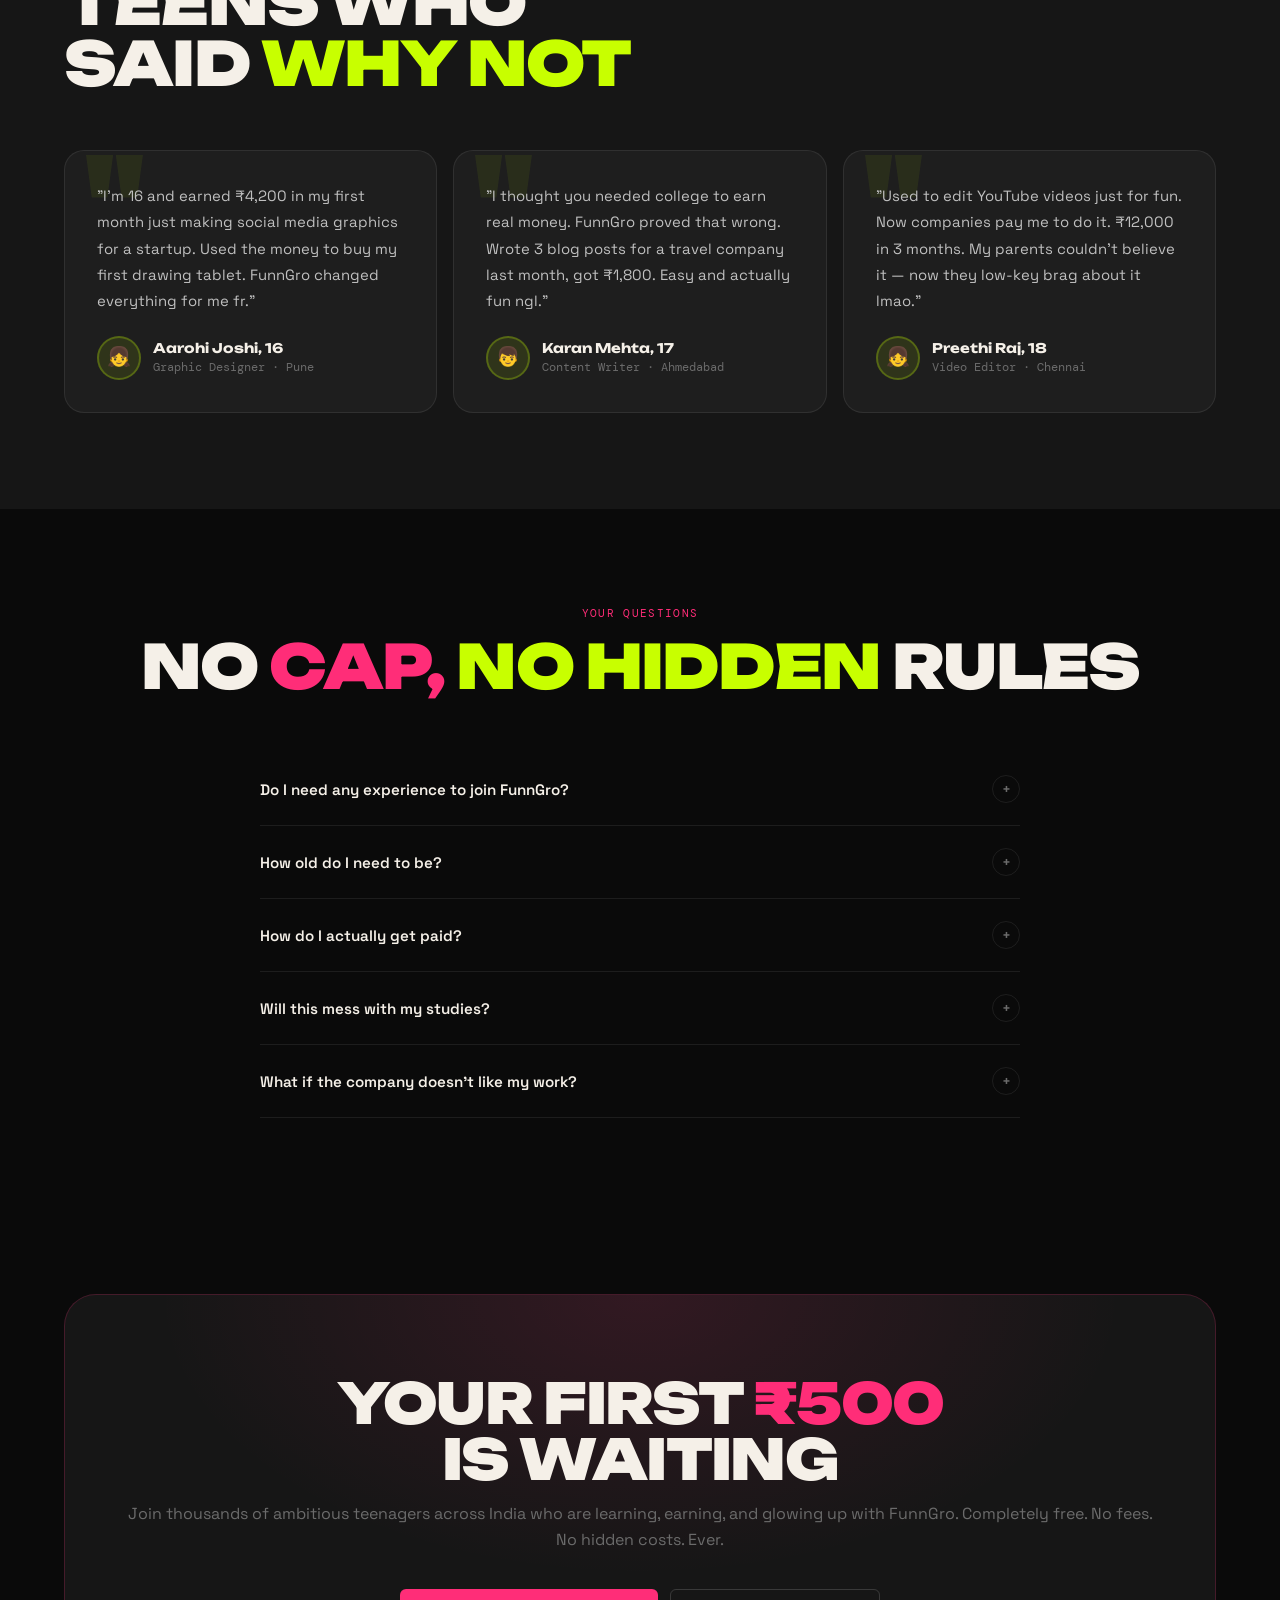
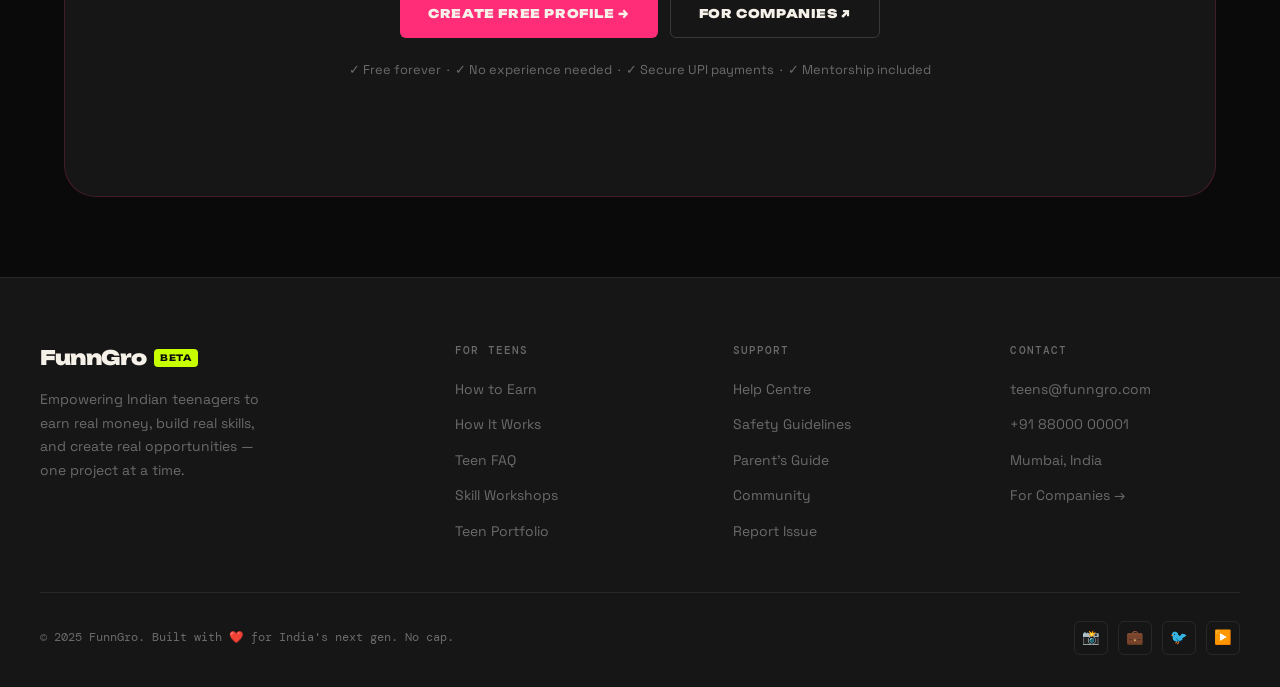
<file: teen.html>
<!DOCTYPE html>
<html lang="en">
<head>
  <meta charset="UTF-8"/>
  <meta name="viewport" content="width=device-width, initial-scale=1.0"/>
  <title>FunnGro for Teens — Stop Watching. Start Earning. 💸</title>
  <meta name="description" content="Are you 13–19? Join FunnGro and work on real company projects from home. No experience needed. Earn ₹500–₹5000 per project. 10,000+ teens already earning across India."/>
  <meta name="keywords" content="earn as a student, teen jobs India, FunnGro opportunities, teenager freelance, earn money online teenager, student freelance India, work from home teen, part time jobs for students, Gen Z jobs, FunnGro teen"/>
  <meta name="author" content="FunnGro"/>
  <meta name="robots" content="index, follow"/>
  <link rel="canonical" href="https://funngro.com/teen.html"/>
  <meta property="og:type" content="website"/>
  <meta property="og:url" content="https://funngro.com/teen.html"/>
  <meta property="og:title" content="FunnGro for Teens — Earn Real Money. No Cap."/>
  <meta property="og:description" content="Real projects. Real money. Real portfolio. Perfect for ambitious Indian teenagers aged 13–19. Join 10,000+ earning teens."/>
  <meta property="og:image" content="https://funngro.com/og-teen.jpg"/>
  <meta name="twitter:card" content="summary_large_image"/>
  <meta name="twitter:title" content="FunnGro — Earn as a Teenager"/>
  <meta name="twitter:description" content="Stop watching. Start earning. Join FunnGro and work on real company projects today."/>
  <link rel="stylesheet" href="style.css"/>
  <script type="application/ld+json">{"@context":"https://schema.org","@type":"WebPage","name":"FunnGro for Teens","description":"Platform for teenagers to earn money by working on real company projects.","url":"https://funngro.com/teen.html","breadcrumb":{"@type":"BreadcrumbList","itemListElement":[{"@type":"ListItem","position":1,"name":"Home","item":"https://funngro.com"},{"@type":"ListItem","position":2,"name":"For Teens","item":"https://funngro.com/teen.html"}]}}</script>
</head>
<body>

  <div class="cursor" id="cursor" aria-hidden="true"></div>

  <!-- ══════════ NAVBAR ══════════ -->
  <nav class="navbar" aria-label="Main navigation">
    <div class="navbar__inner">
      <a href="index.html" class="navbar__logo" aria-label="FunnGro home">
        FunnGro
        <span class="navbar__logo-badge">Beta</span>
      </a>
      <ul class="navbar__links" id="nav-links" role="menubar">
        <li role="none"><a href="index.html" role="menuitem">Company</a></li>
        <li role="none"><a href="teen.html" class="active" role="menuitem">For Teens</a></li>
        <li role="none"><a href="#how" role="menuitem">How It Works</a></li>
        <li role="none"><a href="#earn" role="menuitem">Earn</a></li>
        <li role="none"><a href="#faq" role="menuitem">FAQ</a></li>
        <li role="none"><a href="#join" class="navbar__cta" role="menuitem">Join Free →</a></li>
      </ul>
      <button class="nav-toggle" id="nav-toggle" aria-label="Toggle menu" aria-expanded="false">
        <span></span><span></span><span></span>
      </button>
    </div>
  </nav>

  <main>

    <!-- ══════════ HERO ══════════ -->
    <section class="hero" aria-labelledby="teen-h1"
      style="--hero-glow-1:rgba(255,45,120,0.12);--hero-glow-2:rgba(200,255,0,0.1);">
      <div class="hero__glow" style="background:radial-gradient(ellipse 55% 55% at 15% 40%,rgba(255,45,120,0.13) 0%,transparent 65%),radial-gradient(ellipse 45% 45% at 85% 60%,rgba(200,255,0,0.1) 0%,transparent 65%),radial-gradient(ellipse 40% 40% at 50% 10%,rgba(0,245,255,0.07) 0%,transparent 60%);" aria-hidden="true"></div>
      <div class="hero__grid-bg" aria-hidden="true"></div>
      <div class="hero__content">
        <div class="hero__eyebrow">
          <span class="blink" aria-hidden="true"></span>
          10,000+ teens already earning
        </div>
        <h1 id="teen-h1">
          <span class="line-stroke">Stop</span>
          <span class="line-pink">Watching.</span>
          <span class="line-lime">Start Earning.</span>
        </h1>
        <div class="hero__bottom">
          <p class="hero__desc">
            You're 13–19 and you've got skills. FunnGro connects you with real companies who actually need them. Get paid. Build a portfolio. Be ahead of everyone.
          </p>
          <div class="hero__actions">
            <a href="#join" class="btn btn-pink">Start Earning Free →</a>
            <a href="#how" class="btn btn-ghost">How It Works ↓</a>
          </div>
        </div>
      </div>
      <div class="scroll-hint" aria-hidden="true">scroll</div>
    </section>

    <!-- ══════════ MARQUEE ══════════ -->
    <div class="marquee-wrap" aria-hidden="true" role="presentation">
      <div class="marquee-track">
        <span class="marquee-item hot"><span class="mdot"></span>₹500+ per project</span>
        <span class="marquee-item pink"><span class="mdot"></span>No experience needed</span>
        <span class="marquee-item"><span class="mdot"></span>Work from home</span>
        <span class="marquee-item cyan"><span class="mdot"></span>Real companies</span>
        <span class="marquee-item hot"><span class="mdot"></span>Ages 13–19</span>
        <span class="marquee-item"><span class="mdot"></span>Free to join</span>
        <span class="marquee-item pink"><span class="mdot"></span>UPI payments</span>
        <span class="marquee-item"><span class="mdot"></span>Build your portfolio</span>
        <span class="marquee-item cyan"><span class="mdot"></span>Free workshops</span>
        <span class="marquee-item hot"><span class="mdot"></span>Earn certificates</span>
        <!-- duplicate -->
        <span class="marquee-item hot"><span class="mdot"></span>₹500+ per project</span>
        <span class="marquee-item pink"><span class="mdot"></span>No experience needed</span>
        <span class="marquee-item"><span class="mdot"></span>Work from home</span>
        <span class="marquee-item cyan"><span class="mdot"></span>Real companies</span>
        <span class="marquee-item hot"><span class="mdot"></span>Ages 13–19</span>
        <span class="marquee-item"><span class="mdot"></span>Free to join</span>
        <span class="marquee-item pink"><span class="mdot"></span>UPI payments</span>
        <span class="marquee-item"><span class="mdot"></span>Build your portfolio</span>
        <span class="marquee-item cyan"><span class="mdot"></span>Free workshops</span>
        <span class="marquee-item hot"><span class="mdot"></span>Earn certificates</span>
      </div>
    </div>

    <!-- ══════════ BENTO STATS ══════════ -->
    <section class="section-dark" style="padding:72px 24px;" aria-labelledby="tstats">
      <span id="tstats" class="sr-only">Teen earning statistics</span>
      <div class="container">
        <div class="bento reveal" role="list" aria-label="Earning statistics">
          <div class="bento-cell c4 pink-cell" role="listitem">
            <div class="bento-cell__tag">Average earnings</div>
            <div class="big-num white">₹500+</div>
            <h3>Per project</h3>
          </div>
          <div class="bento-cell c4" role="listitem">
            <span class="cell-emoji" aria-hidden="true">🎓</span>
            <div class="bento-cell__tag">Experience needed</div>
            <div class="big-num">Zero</div>
            <h3>Just bring your skills</h3>
          </div>
          <div class="bento-cell c4 lime-cell" role="listitem">
            <div class="bento-cell__tag">Work from</div>
            <div class="big-num white">🏠</div>
            <h3>100% remote. Your schedule.</h3>
          </div>
          <div class="bento-cell c3" role="listitem">
            <div class="bento-cell__tag">Age range</div>
            <div class="big-num">13–19</div>
          </div>
          <div class="bento-cell c3" role="listitem">
            <span class="cell-emoji" aria-hidden="true">💸</span>
            <div class="bento-cell__tag">Top earners</div>
            <h3>₹12,000/mo</h3>
          </div>
          <div class="bento-cell c3" role="listitem">
            <div class="bento-cell__tag">Skills needed</div>
            <div class="big-num cyan">Any</div>
            <p>Design, writing, code...</p>
          </div>
          <div class="bento-cell c3" role="listitem">
            <span class="cell-emoji" aria-hidden="true">🆓</span>
            <div class="bento-cell__tag">Platform fee</div>
            <h3>Zero for teens</h3>
          </div>
        </div>
      </div>
    </section>

    <!-- ══════════ HOW IT WORKS ══════════ -->
    <section id="how" aria-labelledby="how-h2">
      <div class="container">
        <div class="split">
          <div class="reveal">
            <span class="section-label pink">How It Works</span>
            <h2 id="how-h2" class="display">Sign Up to <span class="accent">Paid</span> in 4 Steps</h2>
            <p style="color:var(--muted);margin-bottom:32px;font-size:0.97rem;line-height:1.75;">
              No resume. No degree. No experience. Just a skill, a device, and the will to do good work. That's literally it.
            </p>
            <div class="steps-v2" role="list" aria-label="Steps to start earning on FunnGro">
              <div class="step-v2" role="listitem">
                <div class="step-v2__num" aria-label="Step 1">01</div>
                <div class="step-v2__content">
                  <h3>Create Your Free Profile</h3>
                  <p>Sign up with your name, age, and skills. No quals needed — just tell us what you're good at or wanna try.</p>
                </div>
              </div>
              <div class="step-v2" role="listitem">
                <div class="step-v2__num" aria-label="Step 2">02</div>
                <div class="step-v2__content">
                  <h3>Browse Open Projects</h3>
                  <p>See real projects from real companies. Each shows exactly what's needed, how much you'll earn, and the deadline.</p>
                </div>
              </div>
              <div class="step-v2" role="listitem">
                <div class="step-v2__num" aria-label="Step 3">03</div>
                <div class="step-v2__content">
                  <h3>Apply &amp; Get Selected</h3>
                  <p>Send a short pitch. Companies pick their teen. Our team mentors you throughout so you actually nail it.</p>
                </div>
              </div>
              <div class="step-v2" role="listitem">
                <div class="step-v2__num" aria-label="Step 4">04</div>
                <div class="step-v2__content">
                  <h3>Submit Work → Get Paid</h3>
                  <p>Submit through FunnGro. Company approves. Money hits your UPI or bank account. Done. Repeat.</p>
                </div>
              </div>
            </div>
          </div>
          <div class="split-box reveal d2" aria-hidden="true">
            <div class="split-box__glow pink"></div>
            <div class="split-box__icon">🧑‍💻</div>
            <div class="split-box__title">Your skills are<br/>worth money.</div>
            <div class="split-box__sub">Start with what you know. Level up from there.</div>
            <div class="split-pills">
              <span class="pill pill-lime">Design ✓</span>
              <span class="pill pill-pink">Writing ✓</span>
              <span class="pill pill-cyan">Code ✓</span>
              <span class="pill pill-orange">Video ✓</span>
            </div>
          </div>
        </div>
      </div>
    </section>

    <!-- ══════════ WHAT YOU CAN EARN ══════════ -->
    <section id="earn" class="section-dark" aria-labelledby="earn-h2">
      <div class="container">
        <div class="reveal" style="max-width:640px;margin-bottom:56px;">
          <span class="section-label orange">Earning Categories</span>
          <h2 id="earn-h2" class="display">Pick Your Skill.<br/><span class="pink-accent">Pick Your</span> <span class="accent">Project.</span></h2>
          <p style="color:var(--muted);font-size:0.97rem;">From art to code, from writing to research — there's a FunnGro project that matches exactly what you already love to do.</p>
        </div>
        <div class="earn-grid reveal" role="list" aria-label="Earning categories with pay ranges">
          <article class="earn-item" role="listitem">
            <div class="earn-item__emoji" aria-hidden="true">🎨</div>
            <div class="earn-item__label">Graphic Design</div>
            <div class="earn-item__range">₹500 – ₹3,000</div>
            <div class="earn-item__desc">Logos, posters, social graphics, thumbnails, banners</div>
          </article>
          <article class="earn-item" role="listitem">
            <div class="earn-item__emoji" aria-hidden="true">✍️</div>
            <div class="earn-item__label">Content Writing</div>
            <div class="earn-item__range">₹300 – ₹2,000</div>
            <div class="earn-item__desc">Blog posts, product descriptions, captions, newsletters</div>
          </article>
          <article class="earn-item" role="listitem">
            <div class="earn-item__emoji" aria-hidden="true">💻</div>
            <div class="earn-item__label">Web &amp; Coding</div>
            <div class="earn-item__range">₹1,000 – ₹5,000</div>
            <div class="earn-item__desc">HTML/CSS pages, web testing, scripts, bug reports</div>
          </article>
          <article class="earn-item" role="listitem">
            <div class="earn-item__emoji" aria-hidden="true">📱</div>
            <div class="earn-item__label">Social Media</div>
            <div class="earn-item__range">₹500 – ₹2,500</div>
            <div class="earn-item__desc">Reel scripts, post ideas, hashtags, engagement reports</div>
          </article>
          <article class="earn-item" role="listitem">
            <div class="earn-item__emoji" aria-hidden="true">🔬</div>
            <div class="earn-item__label">Research</div>
            <div class="earn-item__range">₹400 – ₹1,500</div>
            <div class="earn-item__desc">Market research, competitor analysis, data collection</div>
          </article>
          <article class="earn-item" role="listitem">
            <div class="earn-item__emoji" aria-hidden="true">🎬</div>
            <div class="earn-item__label">Video Editing</div>
            <div class="earn-item__range">₹800 – ₹4,000</div>
            <div class="earn-item__desc">Short cuts, subtitles, transitions, YouTube content</div>
          </article>
          <article class="earn-item" role="listitem">
            <div class="earn-item__emoji" aria-hidden="true">🌐</div>
            <div class="earn-item__label">Translation</div>
            <div class="earn-item__range">₹300 – ₹1,500</div>
            <div class="earn-item__desc">English to Hindi, Marathi, Tamil, Telugu &amp; more</div>
          </article>
          <article class="earn-item" role="listitem">
            <div class="earn-item__emoji" aria-hidden="true">🧪</div>
            <div class="earn-item__label">App Testing</div>
            <div class="earn-item__range">₹400 – ₹2,000</div>
            <div class="earn-item__desc">Test apps/sites, find bugs, give UX feedback</div>
          </article>
        </div>
      </div>
    </section>

    <!-- ══════════ BENEFITS ══════════ -->
    <section aria-labelledby="benefits-h2">
      <div class="container">
        <div class="reveal" style="max-width:640px;margin-bottom:56px;">
          <span class="section-label">More Than Just Money</span>
          <h2 id="benefits-h2" class="display">The <span class="accent">Glow Up</span> Package</h2>
          <p style="color:var(--muted);font-size:0.97rem;">FunnGro helps you earn, build real skills, and create a portfolio that opens actual doors — years before everyone else even starts.</p>
        </div>
        <div class="grid-3 reveal" role="list" aria-label="Benefits of joining FunnGro">
          <article class="card" role="listitem">
            <div class="card__num" style="font-size:1.8rem;" aria-hidden="true">💵</div>
            <h3>Earn Real Rupees</h3>
            <p>Direct to your bank or UPI. No fake points, no vouchers. Real money — ₹300 to ₹5,000 per project, depending on what you do.</p>
          </article>
          <article class="card" role="listitem">
            <div class="card__num" style="font-size:1.8rem;" aria-hidden="true">📁</div>
            <h3>Build a Portfolio</h3>
            <p>Every completed project goes into your FunnGro profile. By 18, you'll have real client work to show colleges, internships, and employers.</p>
          </article>
          <article class="card" role="listitem">
            <div class="card__num" style="font-size:1.8rem;" aria-hidden="true">🎓</div>
            <h3>Learn Pro Skills</h3>
            <p>Free skill workshops included for every FunnGro teen. Canva, Figma, basic coding, SEO, content strategy — yours for free.</p>
          </article>
          <article class="card" role="listitem">
            <div class="card__num" style="font-size:1.8rem;" aria-hidden="true">🏅</div>
            <h3>Earn Certificates</h3>
            <p>Complete 5 projects, get an official FunnGro certificate. Looks great on your CV, LinkedIn, and college applications.</p>
          </article>
          <article class="card" role="listitem">
            <div class="card__num" style="font-size:1.8rem;" aria-hidden="true">🔒</div>
            <h3>Safe &amp; Verified</h3>
            <p>All companies are verified. All payments go through our secure platform. Your safety is our absolute top priority, always.</p>
          </article>
          <article class="card" role="listitem">
            <div class="card__num" style="font-size:1.8rem;" aria-hidden="true">🌍</div>
            <h3>Work Anywhere</h3>
            <p>100% online. Work from your bedroom, a cafe, or literally anywhere with wifi. Your schedule, your pace, your rules.</p>
          </article>
        </div>
      </div>
    </section>

    <!-- ══════════ TESTIMONIALS ══════════ -->
    <section class="section-dark" aria-labelledby="stories-h2">
      <div class="container">
        <div class="reveal" style="max-width:640px;margin-bottom:56px;">
          <span class="section-label pink">Real Stories</span>
          <h2 id="stories-h2" class="display">Teens Who Said <span class="accent">Why Not</span></h2>
        </div>
        <div class="grid-3 reveal" role="list" aria-label="Teen success stories">
          <article class="testi" role="listitem">
            <blockquote class="testi__text">
              "I'm 16 and earned ₹4,200 in my first month just making social media graphics for a startup. Used the money to buy my first drawing tablet. FunnGro changed everything for me fr."
            </blockquote>
            <footer class="testi__author">
              <div class="testi__avi" aria-hidden="true">👧</div>
              <div>
                <div class="testi__name">Aarohi Joshi, 16</div>
                <div class="testi__role">Graphic Designer · Pune</div>
              </div>
            </footer>
          </article>
          <article class="testi" role="listitem">
            <blockquote class="testi__text">
              "I thought you needed college to earn real money. FunnGro proved that wrong. Wrote 3 blog posts for a travel company last month, got ₹1,800. Easy and actually fun ngl."
            </blockquote>
            <footer class="testi__author">
              <div class="testi__avi" aria-hidden="true">👦</div>
              <div>
                <div class="testi__name">Karan Mehta, 17</div>
                <div class="testi__role">Content Writer · Ahmedabad</div>
              </div>
            </footer>
          </article>
          <article class="testi" role="listitem">
            <blockquote class="testi__text">
              "Used to edit YouTube videos just for fun. Now companies pay me to do it. ₹12,000 in 3 months. My parents couldn't believe it — now they low-key brag about it lmao."
            </blockquote>
            <footer class="testi__author">
              <div class="testi__avi" aria-hidden="true">👧</div>
              <div>
                <div class="testi__name">Preethi Raj, 18</div>
                <div class="testi__role">Video Editor · Chennai</div>
              </div>
            </footer>
          </article>
        </div>
      </div>
    </section>

    <!-- ══════════ FAQ ══════════ -->
    <section id="faq" aria-labelledby="faq-h2">
      <div class="container">
        <div class="reveal" style="text-align:center;margin-bottom:56px;">
          <span class="section-label pink" style="display:block;">Your Questions</span>
          <h2 id="faq-h2" class="display">No <span class="pink-accent">Cap,</span> <span class="accent">No Hidden</span> Rules</h2>
        </div>
        <div class="faq reveal" role="list" aria-label="Frequently asked questions for teens">
          <div class="faq-item" role="listitem">
            <button class="faq-q" aria-expanded="false" aria-controls="tfaq1">
              Do I need any experience to join FunnGro?
              <span class="faq-icon" aria-hidden="true">+</span>
            </button>
            <div class="faq-a" id="tfaq1" role="region">
              Not at all. You just need one skill — drawing, writing, using Canva, making videos, doing research. Our skill-level filters match you with projects that fit exactly where you're at right now. Beginners welcome, always.
            </div>
          </div>
          <div class="faq-item" role="listitem">
            <button class="faq-q" aria-expanded="false" aria-controls="tfaq2">
              How old do I need to be?
              <span class="faq-icon" aria-hidden="true">+</span>
            </button>
            <div class="faq-a" id="tfaq2" role="region">
              FunnGro is open to teens aged 13 to 19. Under 16? You'll need a parent or guardian's consent to create your account. It's for your safety and to keep everything legal and legit.
            </div>
          </div>
          <div class="faq-item" role="listitem">
            <button class="faq-q" aria-expanded="false" aria-controls="tfaq3">
              How do I actually get paid?
              <span class="faq-icon" aria-hidden="true">+</span>
            </button>
            <div class="faq-a" id="tfaq3" role="region">
              UPI, bank transfer, or Paytm/PhonePe. We use a secure escrow system — the company pays into FunnGro first, you get it only after they approve your work. Zero chance of getting ghosted on payment.
            </div>
          </div>
          <div class="faq-item" role="listitem">
            <button class="faq-q" aria-expanded="false" aria-controls="tfaq4">
              Will this mess with my studies?
              <span class="faq-icon" aria-hidden="true">+</span>
            </button>
            <div class="faq-a" id="tfaq4" role="region">
              Nope. FunnGro is built around student life. Most projects run 3–10 days. You pick what you apply for and when. We suggest 1–2 small projects per month — enough to earn without burning out. Studies first, always.
            </div>
          </div>
          <div class="faq-item" role="listitem">
            <button class="faq-q" aria-expanded="false" aria-controls="tfaq5">
              What if the company doesn't like my work?
              <span class="faq-icon" aria-hidden="true">+</span>
            </button>
            <div class="faq-a" id="tfaq5" role="region">
              It happens — especially when you're starting out. Companies on FunnGro know teens are learning. They're encouraged to give helpful feedback and request revisions. Our support team has your back. You grow from every project, win or learn.
            </div>
          </div>
        </div>
      </div>
    </section>

    <!-- ══════════ JOIN CTA ══════════ -->
    <section id="join" style="padding:80px 24px;">
      <div class="container">
        <div class="cta-banner pink-cta reveal">
          <h2>Your First <span class="pink-acc">₹500</span><br/>is Waiting</h2>
          <p>Join thousands of ambitious teenagers across India who are learning, earning, and glowing up with FunnGro. Completely free. No fees. No hidden costs. Ever.</p>
          <div class="btn-row">
            <a href="#" class="btn btn-pink">Create Free Profile →</a>
            <a href="index.html" class="btn btn-ghost">For Companies ↗</a>
          </div>
          <p style="margin-top:22px;font-size:0.8rem;color:var(--muted);">
            ✓ Free forever &nbsp;·&nbsp; ✓ No experience needed &nbsp;·&nbsp; ✓ Secure UPI payments &nbsp;·&nbsp; ✓ Mentorship included
          </p>
        </div>
      </div>
    </section>

  </main>

  <!-- ══════════ FOOTER ══════════ -->
  <footer class="footer" role="contentinfo">
    <div class="footer__inner">
      <div class="footer__top">
        <div>
          <div class="footer__logo">
            FunnGro
            <span class="navbar__logo-badge" style="font-size:0.55rem;">Beta</span>
          </div>
          <p class="footer__tagline">Empowering Indian teenagers to earn real money, build real skills, and create real opportunities — one project at a time.</p>
        </div>
        <nav class="footer__col" aria-label="Teen page links">
          <h4>For Teens</h4>
          <ul>
            <li><a href="#earn">How to Earn</a></li>
            <li><a href="#how">How It Works</a></li>
            <li><a href="#faq">Teen FAQ</a></li>
            <li><a href="#">Skill Workshops</a></li>
            <li><a href="#">Teen Portfolio</a></li>
          </ul>
        </nav>
        <nav class="footer__col" aria-label="Support links">
          <h4>Support</h4>
          <ul>
            <li><a href="#">Help Centre</a></li>
            <li><a href="#">Safety Guidelines</a></li>
            <li><a href="#">Parent's Guide</a></li>
            <li><a href="#">Community</a></li>
            <li><a href="#">Report Issue</a></li>
          </ul>
        </nav>
        <div class="footer__col">
          <h4>Contact</h4>
          <ul>
            <li><a href="mailto:teens@funngro.com">teens@funngro.com</a></li>
            <li><a href="tel:+918800000001">+91 88000 00001</a></li>
            <li><a href="#">Mumbai, India</a></li>
            <li><a href="index.html">For Companies →</a></li>
          </ul>
        </div>
      </div>
      <div class="footer__bottom">
        <p>© 2025 FunnGro. Built with ❤️ for India's next gen. No cap.</p>
        <div class="footer__socials" aria-label="Social media links">
          <a href="#" aria-label="Instagram">📸</a>
          <a href="#" aria-label="LinkedIn">💼</a>
          <a href="#" aria-label="Twitter">🐦</a>
          <a href="#" aria-label="YouTube">▶️</a>
        </div>
      </div>
    </div>
  </footer>

  <script>
    // cursor
    const cur = document.getElementById('cursor');
    document.addEventListener('mousemove', e => {
      cur.style.left = e.clientX + 'px';
      cur.style.top  = e.clientY + 'px';
    });
    document.querySelectorAll('a,button,.earn-item,.card,.testi,.bento-cell').forEach(el => {
      el.addEventListener('mouseenter', () => cur.classList.add('grow'));
      el.addEventListener('mouseleave', () => cur.classList.remove('grow'));
    });

    // mobile nav
    const toggle = document.getElementById('nav-toggle');
    const links  = document.getElementById('nav-links');
    toggle.addEventListener('click', () => {
      const open = links.classList.toggle('open');
      toggle.setAttribute('aria-expanded', open);
    });

    // faq
    document.querySelectorAll('.faq-q').forEach(btn => {
      btn.addEventListener('click', () => {
        const item = btn.closest('.faq-item');
        const was = item.classList.contains('open');
        document.querySelectorAll('.faq-item').forEach(i => { i.classList.remove('open'); i.querySelector('.faq-q').setAttribute('aria-expanded','false'); });
        if (!was) { item.classList.add('open'); btn.setAttribute('aria-expanded','true'); }
      });
    });

    // scroll reveal
    const obs = new IntersectionObserver(entries => {
      entries.forEach(e => { if (e.isIntersecting) { e.target.classList.add('visible'); obs.unobserve(e.target); } });
    }, { threshold: 0.1 });
    document.querySelectorAll('.reveal').forEach(el => obs.observe(el));
  </script>
</body>
</html>
</file>
<file: style.css>
/* =============================================
   FunnGro — Gen Z Edition
   Aesthetic: Maximalist · Neon · Y2K-Brutalist
   ============================================= */

@import url('https://fonts.googleapis.com/css2?family=Space+Grotesk:wght@300;400;500;600;700&family=Unbounded:wght@400;700;900&family=DM+Mono:wght@400;500&display=swap');

:root {
  --lime:    #C8FF00;
  --pink:    #FF2D78;
  --cyan:    #00F5FF;
  --orange:  #FF6B00;
  --white:   #F5F0E8;
  --black:   #0A0A0A;
  --gray:    #161616;
  --gray2:   #1E1E1E;
  --muted:   #6B6B6B;
  --border:  rgba(255,255,255,0.08);

  --font-display: 'Unbounded', sans-serif;
  --font-body:    'Space Grotesk', sans-serif;
  --font-mono:    'DM Mono', monospace;

  --r-sm: 6px;
  --r-md: 12px;
  --r-lg: 20px;
  --r-xl: 32px;
  --ease: cubic-bezier(.22,1,.36,1);
}

*, *::before, *::after { box-sizing: border-box; margin: 0; padding: 0; }
html { scroll-behavior: smooth; }
body {
  font-family: var(--font-body);
  background: var(--black);
  color: var(--white);
  line-height: 1.6;
  -webkit-font-smoothing: antialiased;
  overflow-x: hidden;
  cursor: none;
}
img { max-width: 100%; display: block; }
a { color: inherit; text-decoration: none; }
::selection { background: var(--lime); color: var(--black); }

/* ── Custom cursor ── */
.cursor {
  width: 14px; height: 14px;
  background: var(--lime);
  border-radius: 50%;
  position: fixed; top: 0; left: 0;
  pointer-events: none; z-index: 9999;
  transform: translate(-50%,-50%);
  transition: width 0.2s var(--ease), height 0.2s var(--ease), background 0.2s;
  mix-blend-mode: difference;
}
.cursor.grow { width: 40px; height: 40px; }

/* ── Noise ── */
body::before {
  content:'';
  position:fixed; inset:0;
  background-image:url("data:image/svg+xml,%3Csvg viewBox='0 0 200 200' xmlns='http://www.w3.org/2000/svg'%3E%3Cfilter id='n'%3E%3CfeTurbulence type='fractalNoise' baseFrequency='0.9' numOctaves='4' stitchTiles='stitch'/%3E%3C/filter%3E%3Crect width='100%25' height='100%25' filter='url(%23n)' opacity='0.04'/%3E%3C/svg%3E");
  pointer-events:none; z-index:1000; opacity:0.35;
}

/* ── Utility ── */
.container { max-width: 1200px; margin: 0 auto; padding: 0 24px; }
.sr-only { position:absolute; width:1px; height:1px; overflow:hidden; clip:rect(0,0,0,0); }

/* ── NAVBAR ── */
.navbar {
  position: sticky; top: 0; z-index: 500;
  background: rgba(10,10,10,0.88);
  backdrop-filter: blur(24px);
  border-bottom: 1px solid var(--border);
  padding: 0 24px;
}
.navbar__inner {
  max-width: 1200px; margin: 0 auto;
  display: flex; align-items: center; justify-content: space-between;
  height: 64px;
}
.navbar__logo {
  font-family: var(--font-display);
  font-size: 1.2rem; font-weight: 900; letter-spacing: -0.04em;
  color: var(--white);
  display: flex; align-items: center; gap: 8px;
}
.navbar__logo-badge {
  background: var(--lime); color: var(--black);
  font-size: 0.58rem; font-weight: 700;
  padding: 2px 6px; border-radius: 4px;
  letter-spacing: 0.06em; text-transform: uppercase;
  animation: badge-pulse 2s infinite;
}
@keyframes badge-pulse { 0%,100%{transform:scale(1)} 50%{transform:scale(1.1)} }
.navbar__links {
  display: flex; align-items: center; gap: 4px; list-style: none;
}
.navbar__links a {
  font-family: var(--font-mono); font-size: 0.78rem; font-weight: 500;
  color: var(--muted); padding: 7px 14px; border-radius: var(--r-sm);
  letter-spacing: 0.02em;
  transition: color 0.2s, background 0.2s;
}
.navbar__links a:hover { color: var(--white); background: rgba(255,255,255,0.06); }
.navbar__links a.active { color: var(--lime); }
.navbar__cta {
  background: var(--lime) !important; color: var(--black) !important;
  font-family: var(--font-display) !important; font-weight: 900 !important;
  font-size: 0.7rem !important; letter-spacing: 0.03em !important;
  border-radius: 6px !important;
  transition: transform 0.2s var(--ease), box-shadow 0.2s !important;
}
.navbar__cta:hover { transform: translateY(-2px) !important; box-shadow: 0 0 22px rgba(200,255,0,0.5) !important; }
.nav-toggle { display:none; background:none; border:1px solid var(--border); border-radius:var(--r-sm); padding:8px; cursor:none; }
.nav-toggle span { display:block; width:20px; height:1.5px; background:var(--white); margin:4px 0; }

/* ── MARQUEE ── */
.marquee-wrap {
  overflow: hidden;
  border-top: 1px solid var(--border); border-bottom: 1px solid var(--border);
  padding: 12px 0; background: var(--gray);
}
.marquee-track {
  display: flex; white-space: nowrap;
  animation: marquee-scroll 24s linear infinite;
}
.marquee-track:hover { animation-play-state: paused; }
@keyframes marquee-scroll { from{transform:translateX(0)} to{transform:translateX(-50%)} }
.marquee-item {
  display: inline-flex; align-items: center; gap: 10px;
  padding: 0 28px;
  font-family: var(--font-display);
  font-size: 0.68rem; font-weight: 700;
  letter-spacing: 0.06em; text-transform: uppercase;
  color: var(--muted);
}
.marquee-item .mdot { width:6px; height:6px; border-radius:50%; background:var(--lime); flex-shrink:0; }
.marquee-item.hot { color: var(--lime); }
.marquee-item.pink { color: var(--pink); }
.marquee-item.cyan { color: var(--cyan); }

/* ── HERO ── */
.hero {
  position: relative; overflow: hidden;
  min-height: 100vh;
  display: flex; flex-direction: column; justify-content: center;
  padding: 80px 24px 80px;
}
.hero__glow {
  position: absolute; inset: 0;
  background:
    radial-gradient(ellipse 55% 55% at 15% 40%, rgba(200,255,0,0.12) 0%, transparent 65%),
    radial-gradient(ellipse 45% 45% at 85% 60%, rgba(255,45,120,0.1) 0%, transparent 65%),
    radial-gradient(ellipse 40% 40% at 50% 10%, rgba(0,245,255,0.07) 0%, transparent 60%);
  pointer-events: none;
}
.hero__grid-bg {
  position: absolute; inset: 0;
  background-image:
    linear-gradient(rgba(255,255,255,0.025) 1px, transparent 1px),
    linear-gradient(90deg, rgba(255,255,255,0.025) 1px, transparent 1px);
  background-size: 60px 60px; pointer-events: none;
}
.hero__content {
  position: relative; z-index: 1;
  max-width: 1200px; margin: 0 auto; width: 100%;
}
.hero__eyebrow {
  display: inline-flex; align-items: center; gap: 8px;
  font-family: var(--font-mono); font-size: 0.75rem; color: var(--muted);
  border: 1px solid var(--border); padding: 6px 14px; border-radius: 4px;
  background: rgba(255,255,255,0.03); margin-bottom: 28px;
}
.hero__eyebrow .blink {
  width: 8px; height: 8px; border-radius: 50%; background: var(--lime);
  animation: blink-anim 1.2s step-end infinite;
}
@keyframes blink-anim { 0%,100%{opacity:1} 50%{opacity:0} }
.hero h1 {
  font-family: var(--font-display);
  font-size: clamp(3.2rem, 9.5vw, 8.5rem);
  font-weight: 900; line-height: 0.9;
  letter-spacing: -0.045em; text-transform: uppercase;
  color: var(--white); margin-bottom: 40px;
}
.hero h1 .line-lime { color: var(--lime); display: block; }
.hero h1 .line-stroke { -webkit-text-stroke: 2px var(--white); color: transparent; display: block; }
.hero h1 .line-pink { color: var(--pink); display: block; }
.hero__bottom {
  display: flex; align-items: flex-end; gap: 48px; flex-wrap: wrap;
}
.hero__desc { font-size: 1rem; color: var(--muted); max-width: 360px; line-height: 1.7; }
.hero__actions { display: flex; gap: 12px; flex-wrap: wrap; }
.scroll-hint {
  position: absolute; bottom: 36px; left: 50%; transform: translateX(-50%);
  font-family: var(--font-mono); font-size: 0.68rem; color: var(--muted);
  letter-spacing: 0.12em; text-transform: uppercase;
  display: flex; flex-direction: column; align-items: center; gap: 8px;
}
.scroll-hint::after {
  content:''; width:1px; height:36px;
  background: linear-gradient(to bottom, var(--muted), transparent);
  animation: sh 2s ease-in-out infinite;
}
@keyframes sh { 0%{transform:scaleY(0);transform-origin:top} 50%{transform:scaleY(1);transform-origin:top} 51%{transform-origin:bottom} 100%{transform:scaleY(0);transform-origin:bottom} }

/* ── BUTTONS ── */
.btn {
  display: inline-flex; align-items: center; gap: 8px;
  font-family: var(--font-display); font-size: 0.75rem;
  font-weight: 900; letter-spacing: 0.05em; text-transform: uppercase;
  padding: 14px 28px; border-radius: var(--r-sm);
  border: none; cursor: none;
  transition: transform 0.2s var(--ease), box-shadow 0.2s;
}
.btn-lime { background: var(--lime); color: var(--black); }
.btn-lime:hover { transform: translateY(-3px) scale(1.01); box-shadow: 0 0 32px rgba(200,255,0,0.5); }
.btn-pink { background: var(--pink); color: var(--white); }
.btn-pink:hover { transform: translateY(-3px); box-shadow: 0 0 32px rgba(255,45,120,0.45); }
.btn-ghost { background: transparent; color: var(--white); border: 1.5px solid rgba(255,255,255,0.15); }
.btn-ghost:hover { border-color: var(--lime); color: var(--lime); }
.btn-cyan { background: var(--cyan); color: var(--black); }
.btn-cyan:hover { transform: translateY(-3px); box-shadow: 0 0 32px rgba(0,245,255,0.45); }

/* ── SECTIONS ── */
section { padding: 96px 24px; }
.section-dark { background: var(--gray); }
.section-darker { background: var(--gray2); }

.section-label {
  display: block; font-family: var(--font-mono); font-size: 0.7rem;
  color: var(--lime); letter-spacing: 0.12em; text-transform: uppercase;
  margin-bottom: 14px;
}
.section-label.pink { color: var(--pink); }
.section-label.cyan { color: var(--cyan); }
.section-label.orange { color: var(--orange); }

h2.display {
  font-family: var(--font-display);
  font-size: clamp(2rem, 5vw, 3.8rem);
  font-weight: 900; letter-spacing: -0.03em;
  line-height: 1.0; text-transform: uppercase;
  color: var(--white); margin-bottom: 20px;
}
h2.display .accent { color: var(--lime); }
h2.display .pink-accent { color: var(--pink); }
h2.display .stroke { -webkit-text-stroke: 1.5px var(--white); color: transparent; }

/* ── BENTO GRID ── */
.bento {
  display: grid;
  grid-template-columns: repeat(12,1fr);
  grid-auto-rows: 120px; gap: 10px;
}
.bento-cell {
  background: var(--gray2); border: 1px solid var(--border);
  border-radius: var(--r-lg); overflow: hidden;
  padding: 24px; display: flex; flex-direction: column; justify-content: flex-end;
  position: relative;
  transition: border-color 0.25s, transform 0.25s var(--ease);
}
.bento-cell:hover { border-color: rgba(200,255,0,0.3); transform: scale(1.015); }
.bento-cell.c4  { grid-column: span 4; grid-row: span 2; }
.bento-cell.c5  { grid-column: span 5; grid-row: span 2; }
.bento-cell.c3  { grid-column: span 3; grid-row: span 2; }
.bento-cell.c6  { grid-column: span 6; grid-row: span 2; }
.bento-cell.c8  { grid-column: span 8; grid-row: span 2; }
.bento-cell.c7  { grid-column: span 7; grid-row: span 3; }
.bento-cell.r3  { grid-row: span 3; }

.bento-cell__tag { font-family: var(--font-mono); font-size: 0.65rem; color: var(--muted); letter-spacing: 0.08em; text-transform: uppercase; margin-bottom: 6px; }
.bento-cell h3 { font-family: var(--font-display); font-size: 1.05rem; font-weight: 700; line-height: 1.2; letter-spacing: -0.02em; color: var(--white); }
.bento-cell p { font-size: 0.8rem; color: var(--muted); margin-top: 6px; line-height: 1.6; }
.bento-cell.lime-cell { background: var(--lime); border-color: transparent; }
.bento-cell.lime-cell h3, .bento-cell.lime-cell .bento-cell__tag, .bento-cell.lime-cell p { color: var(--black); }
.bento-cell.lime-cell:hover { border-color: transparent; }
.bento-cell.pink-cell { background: var(--pink); border-color: transparent; }
.bento-cell.pink-cell h3, .bento-cell.pink-cell .bento-cell__tag { color: var(--white); }

.big-num {
  font-family: var(--font-display); font-size: 3.5rem; font-weight: 900;
  letter-spacing: -0.04em; line-height: 1; color: var(--lime);
}
.big-num.pink  { color: var(--pink); }
.big-num.cyan  { color: var(--cyan); }
.big-num.white { color: var(--white); }
.cell-emoji { font-size: 2.6rem; position: absolute; top: 20px; right: 20px; }

/* ── CARDS ── */
.card {
  background: var(--gray2); border: 1px solid var(--border);
  border-radius: var(--r-lg); padding: 28px;
  position: relative; overflow: hidden;
  transition: border-color 0.25s, transform 0.25s var(--ease);
}
.card::before {
  content: ''; position: absolute; inset: 0;
  background: linear-gradient(135deg, rgba(200,255,0,0.04) 0%, transparent 60%);
  opacity: 0; transition: opacity 0.3s;
}
.card:hover { border-color: rgba(200,255,0,0.25); transform: translateY(-4px); }
.card:hover::before { opacity: 1; }
.card__num {
  font-family: var(--font-display); font-size: 2.8rem; font-weight: 900;
  letter-spacing: -0.04em; color: var(--lime); line-height: 1; margin-bottom: 8px;
}
.card__num.pink { color: var(--pink); }
.card__num.cyan { color: var(--cyan); }
.card h3 {
  font-family: var(--font-display); font-size: 1rem; font-weight: 700;
  color: var(--white); margin-bottom: 10px; letter-spacing: -0.02em;
}
.card p { font-size: 0.87rem; color: var(--muted); line-height: 1.65; }

/* ── EARN GRID ── */
.earn-grid { display: grid; grid-template-columns: repeat(4,1fr); gap: 10px; }
.earn-item {
  border: 1px solid var(--border); border-radius: var(--r-md);
  padding: 20px; background: var(--gray2); cursor: none;
  transition: border-color 0.25s, background 0.25s;
}
.earn-item:hover { border-color: var(--lime); background: rgba(200,255,0,0.05); }
.earn-item__emoji { font-size: 1.8rem; margin-bottom: 12px; }
.earn-item__label { font-family: var(--font-display); font-size: 0.83rem; font-weight: 700; color: var(--white); margin-bottom: 4px; }
.earn-item__range { font-family: var(--font-mono); font-size: 0.75rem; color: var(--lime); margin-bottom: 6px; }
.earn-item__desc { font-size: 0.78rem; color: var(--muted); line-height: 1.55; }

/* ── STEPS ── */
.steps-v2 { display: grid; gap: 1px; }
.step-v2 {
  display: grid; grid-template-columns: 80px 1fr;
  border-bottom: 1px solid var(--border);
  transition: background 0.2s;
}
.step-v2:hover { background: rgba(200,255,0,0.03); }
.step-v2:last-child { border-bottom: none; }
.step-v2__num {
  padding: 32px 0;
  font-family: var(--font-display); font-size: 2rem; font-weight: 900;
  color: rgba(255,255,255,0.1);
  border-right: 1px solid var(--border);
  display: flex; align-items: center; justify-content: center;
  transition: color 0.25s;
}
.step-v2:hover .step-v2__num { color: var(--lime); }
.step-v2__content { padding: 32px 0 32px 28px; }
.step-v2__content h3 { font-family: var(--font-display); font-size: 1rem; font-weight: 700; color: var(--white); letter-spacing: -0.02em; margin-bottom: 8px; }
.step-v2__content p { font-size: 0.87rem; color: var(--muted); line-height: 1.65; }

/* ── TESTIMONIALS ── */
.testi {
  background: var(--gray2); border: 1px solid var(--border);
  border-radius: var(--r-lg); padding: 32px; position: relative; overflow: hidden;
}
.testi::before {
  content:'"'; position:absolute; top:-10px; left:18px;
  font-family: var(--font-display); font-size: 7rem; font-weight: 900;
  color: rgba(200,255,0,0.07); line-height:1; pointer-events:none;
}
.testi__text { font-size: 0.93rem; color: #C0C0C0; line-height: 1.75; margin-bottom: 22px; position: relative; z-index: 1; }
.testi__author { display: flex; align-items: center; gap: 12px; }
.testi__avi {
  width: 44px; height: 44px; border-radius: 50%;
  background: rgba(200,255,0,0.1); border: 2px solid rgba(200,255,0,0.25);
  display: flex; align-items: center; justify-content: center; font-size: 1.2rem;
}
.testi__name { font-family: var(--font-display); font-size: 0.83rem; font-weight: 700; color: var(--white); }
.testi__role { font-family: var(--font-mono); font-size: 0.72rem; color: var(--muted); }

/* ── FAQ ── */
.faq { display: flex; flex-direction: column; gap: 0; max-width: 760px; margin: 0 auto; }
.faq-item { border-bottom: 1px solid var(--border); }
.faq-q {
  width:100%; background:none; border:none; color:var(--white); text-align:left;
  padding: 22px 0; font-family: var(--font-body); font-size: 0.95rem; font-weight: 600;
  cursor:none; display:flex; align-items:center; justify-content:space-between; gap:16px;
  transition: color 0.2s;
}
.faq-q:hover { color: var(--lime); }
.faq-icon {
  width:28px; height:28px; border-radius:50%;
  border:1px solid var(--border);
  display:flex; align-items:center; justify-content:center;
  font-size:0.9rem; flex-shrink:0; color:var(--muted);
  transition: border-color 0.2s, background 0.2s, transform 0.25s var(--ease);
}
.faq-item.open .faq-icon { border-color:var(--lime); background:rgba(200,255,0,0.1); color:var(--lime); transform:rotate(45deg); }
.faq-a {
  max-height:0; overflow:hidden;
  font-size:0.88rem; color:var(--muted); line-height:1.75;
  transition: max-height 0.35s var(--ease), padding 0.3s;
  padding: 0;
}
.faq-item.open .faq-a { max-height:200px; padding-bottom:22px; }

/* ── CTA BANNER ── */
.cta-banner {
  position:relative; overflow:hidden;
  border:1px solid rgba(200,255,0,0.2); border-radius:var(--r-xl);
  padding: 80px 60px; background:var(--gray); text-align:center;
}
.cta-banner::before {
  content:''; position:absolute; inset:0;
  background: radial-gradient(ellipse 60% 80% at 50% 0%, rgba(200,255,0,0.15) 0%, transparent 70%);
  pointer-events:none;
}
.cta-banner.pink-cta { border-color: rgba(255,45,120,0.2); }
.cta-banner.pink-cta::before { background: radial-gradient(ellipse 60% 80% at 50% 0%, rgba(255,45,120,0.12) 0%, transparent 70%); }
.cta-banner h2 {
  font-family: var(--font-display); font-size: clamp(2rem, 5vw, 3.5rem);
  font-weight: 900; letter-spacing: -0.03em; text-transform: uppercase;
  color: var(--white); position:relative; z-index:1; margin-bottom:14px; line-height:1.0;
}
.cta-banner h2 .accent { color: var(--lime); }
.cta-banner h2 .pink-acc { color: var(--pink); }
.cta-banner p { color: var(--muted); font-size:1rem; margin-bottom:36px; position:relative; z-index:1; }
.cta-banner .btn-row { display:flex; gap:12px; justify-content:center; flex-wrap:wrap; position:relative; z-index:1; }

/* ── SPLIT ── */
.split { display:grid; grid-template-columns:1fr 1fr; gap:48px; align-items:center; }
.split-box {
  background:var(--gray2); border:1px solid var(--border);
  border-radius:var(--r-xl); padding:48px;
  display:flex; flex-direction:column; align-items:center; justify-content:center;
  text-align:center; min-height:380px; position:relative; overflow:hidden;
}
.split-box__glow {
  position:absolute; inset:0;
  background: radial-gradient(ellipse 70% 60% at 50% 110%, rgba(200,255,0,0.14) 0%, transparent 70%);
  pointer-events:none;
}
.split-box__glow.pink { background: radial-gradient(ellipse 70% 60% at 50% 110%, rgba(255,45,120,0.14) 0%, transparent 70%); }
.split-box__icon { font-size:4.5rem; margin-bottom:18px; }
.split-box__title { font-family:var(--font-display); font-size:1.5rem; font-weight:900; color:var(--white); letter-spacing:-0.03em; text-transform:uppercase; margin-bottom:10px; line-height:1.15; }
.split-box__sub { font-size:0.85rem; color:var(--muted); }
.split-pills { display:flex; gap:8px; flex-wrap:wrap; justify-content:center; margin-top:16px; }
.pill {
  display:inline-flex; align-items:center;
  font-family:var(--font-mono); font-size:0.68rem; font-weight:500;
  letter-spacing:0.06em; text-transform:uppercase;
  padding:5px 12px; border-radius:999px; border:1px solid;
}
.pill-lime { color:var(--lime); border-color:rgba(200,255,0,0.3); background:rgba(200,255,0,0.08); }
.pill-pink { color:var(--pink); border-color:rgba(255,45,120,0.3); background:rgba(255,45,120,0.08); }
.pill-cyan { color:var(--cyan); border-color:rgba(0,245,255,0.3); background:rgba(0,245,255,0.08); }
.pill-orange { color:var(--orange); border-color:rgba(255,107,0,0.3); background:rgba(255,107,0,0.08); }

/* ── CHECKLIST ── */
.checklist { list-style:none; display:flex; flex-direction:column; gap:12px; margin:24px 0 32px; }
.checklist li { display:flex; align-items:center; gap:12px; font-size:0.93rem; color:var(--white); }
.checklist li::before {
  content:'✓'; width:24px; height:24px; flex-shrink:0;
  background:rgba(200,255,0,0.1); border:1px solid rgba(200,255,0,0.25);
  border-radius:6px; color:var(--lime); font-size:0.7rem; font-weight:700;
  display:flex; align-items:center; justify-content:center;
}

/* ── GRIDS ── */
.grid-3 { display:grid; grid-template-columns:repeat(3,1fr); gap:16px; }
.grid-2 { display:grid; grid-template-columns:repeat(2,1fr); gap:16px; }

/* ── FOOTER ── */
.footer { background:var(--gray); border-top:1px solid var(--border); padding:64px 24px 32px; }
.footer__inner { max-width:1200px; margin:0 auto; }
.footer__top { display:grid; grid-template-columns:1.6fr 1fr 1fr 1fr; gap:48px; margin-bottom:48px; }
.footer__logo {
  font-family:var(--font-display); font-size:1.25rem; font-weight:900;
  color:var(--white); letter-spacing:-0.04em; margin-bottom:14px;
  display:flex; align-items:center; gap:8px;
}
.footer__tagline { font-size:0.87rem; color:var(--muted); line-height:1.7; max-width:240px; }
.footer__col h4 {
  font-family:var(--font-mono); font-size:0.68rem; font-weight:500;
  letter-spacing:0.1em; text-transform:uppercase; color:var(--muted); margin-bottom:16px;
}
.footer__col ul { list-style:none; display:flex; flex-direction:column; gap:10px; }
.footer__col a { font-size:0.87rem; color:var(--muted); transition:color 0.2s; }
.footer__col a:hover { color:var(--lime); }
.footer__bottom {
  display:flex; justify-content:space-between; align-items:center;
  padding-top:28px; border-top:1px solid var(--border);
  font-family:var(--font-mono); font-size:0.73rem; color:var(--muted);
  flex-wrap:wrap; gap:12px;
}
.footer__socials { display:flex; gap:10px; }
.footer__socials a {
  width:34px; height:34px; border-radius:var(--r-sm);
  border:1px solid var(--border);
  display:flex; align-items:center; justify-content:center; font-size:0.88rem;
  transition:border-color 0.2s, background 0.2s;
}
.footer__socials a:hover { border-color:var(--lime); background:rgba(200,255,0,0.08); }

/* ── REVEAL ANIMATION ── */
.reveal { opacity:0; transform:translateY(32px); transition:opacity 0.65s var(--ease), transform 0.65s var(--ease); }
.reveal.visible { opacity:1; transform:none; }
.d1 { transition-delay:0.1s; }
.d2 { transition-delay:0.2s; }
.d3 { transition-delay:0.3s; }

/* ── RESPONSIVE ── */
@media (max-width:1024px) {
  .bento-cell.c4 { grid-column:span 6; }
  .bento-cell.c5 { grid-column:span 6; }
  .bento-cell.c3 { grid-column:span 4; }
  .bento-cell.c8 { grid-column:span 12; }
  .bento-cell.c7 { grid-column:span 12; }
  .earn-grid { grid-template-columns:repeat(2,1fr); }
  .footer__top { grid-template-columns:1fr 1fr; }
}
@media (max-width:768px) {
  body { cursor:auto; }
  .cursor { display:none; }
  .navbar { position:relative; }
  .navbar__links { display:none; flex-direction:column; position:absolute; top:64px; left:0; right:0; background:rgba(10,10,10,0.98); padding:16px 24px; border-bottom:1px solid var(--border); z-index:400; }
  .navbar__links.open { display:flex; }
  .nav-toggle { display:block; }
  .bento { grid-template-columns:repeat(6,1fr); grid-auto-rows:100px; }
  .bento-cell.c4,.bento-cell.c5,.bento-cell.c3,.bento-cell.c8,.bento-cell.c7 { grid-column:span 6; }
  .split { grid-template-columns:1fr; gap:32px; }
  .grid-3 { grid-template-columns:1fr; }
  section { padding:72px 24px; }
  .cta-banner { padding:48px 28px; }
  .footer__top { grid-template-columns:1fr 1fr; }
  .step-v2 { grid-template-columns:56px 1fr; }
}
@media (max-width:520px) {
  .earn-grid { grid-template-columns:1fr; }
  .footer__top { grid-template-columns:1fr; }
  .grid-2 { grid-template-columns:1fr; }
}
</file>
